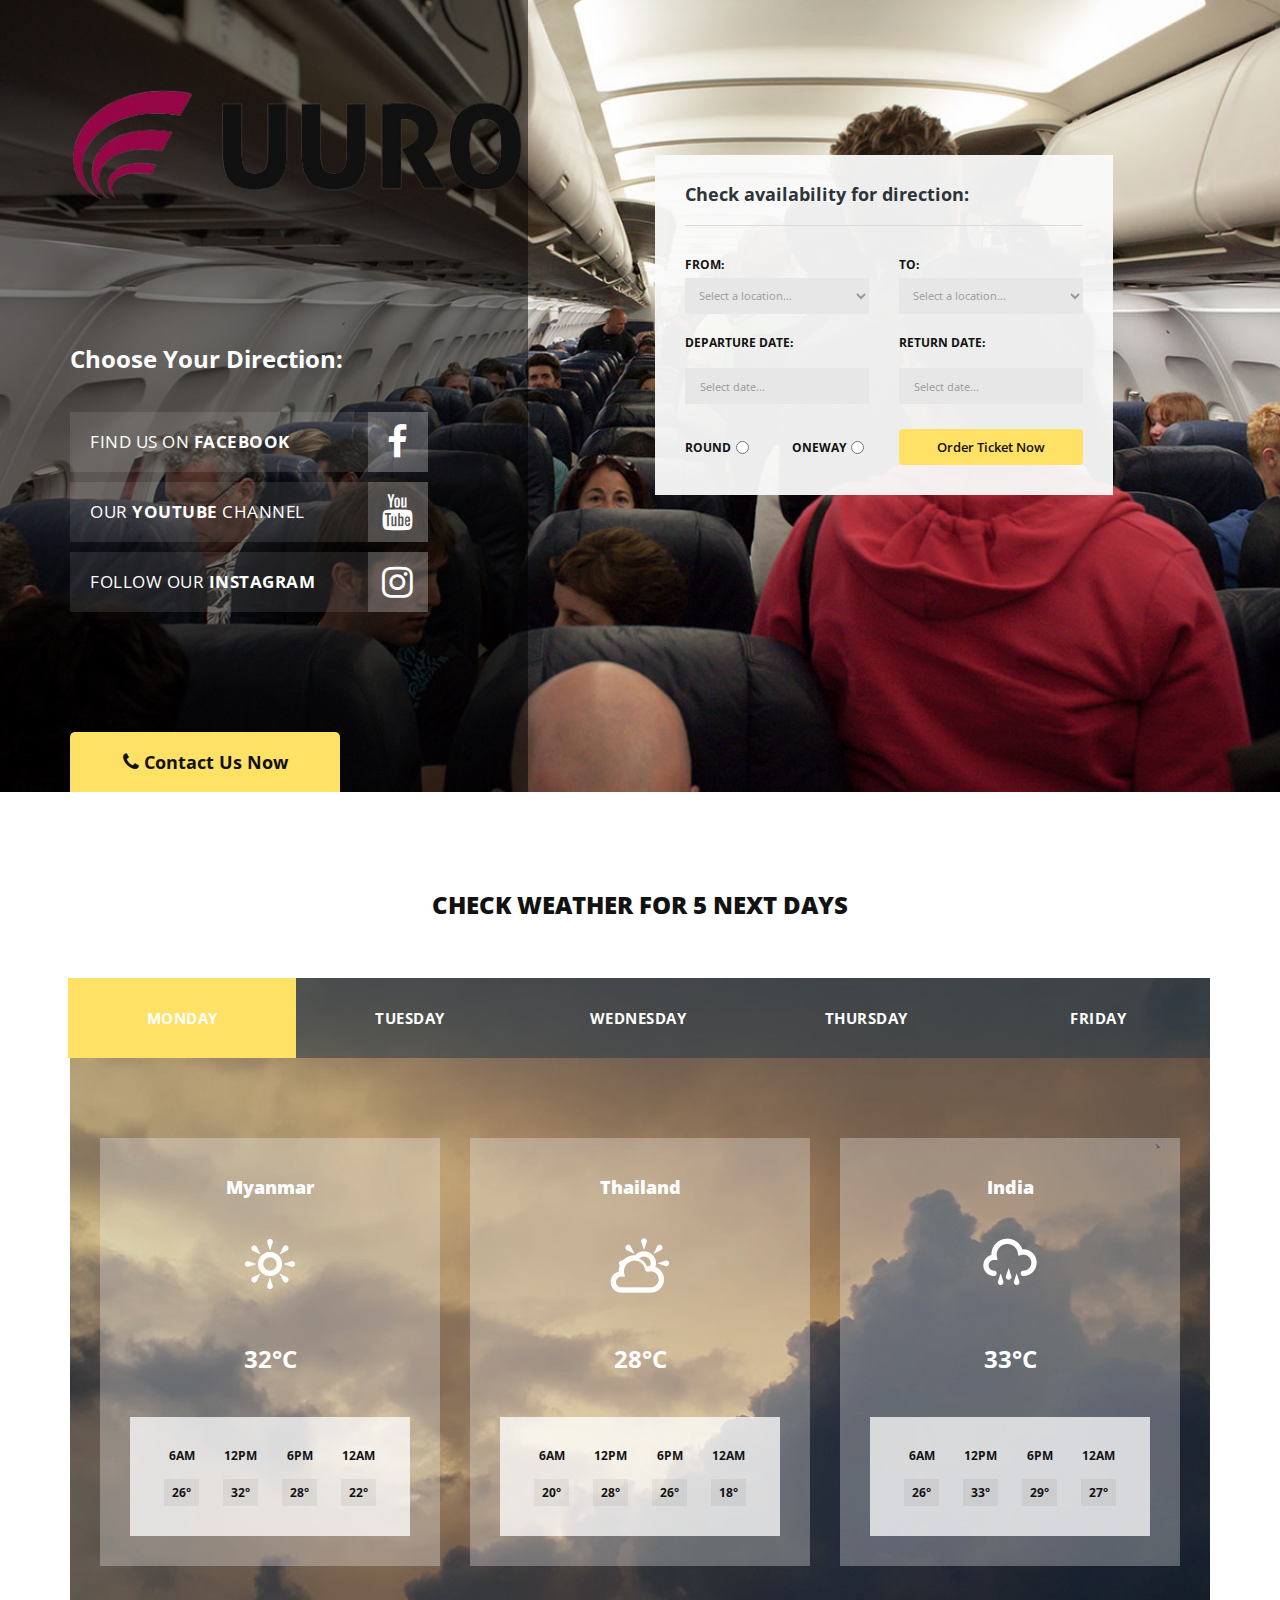
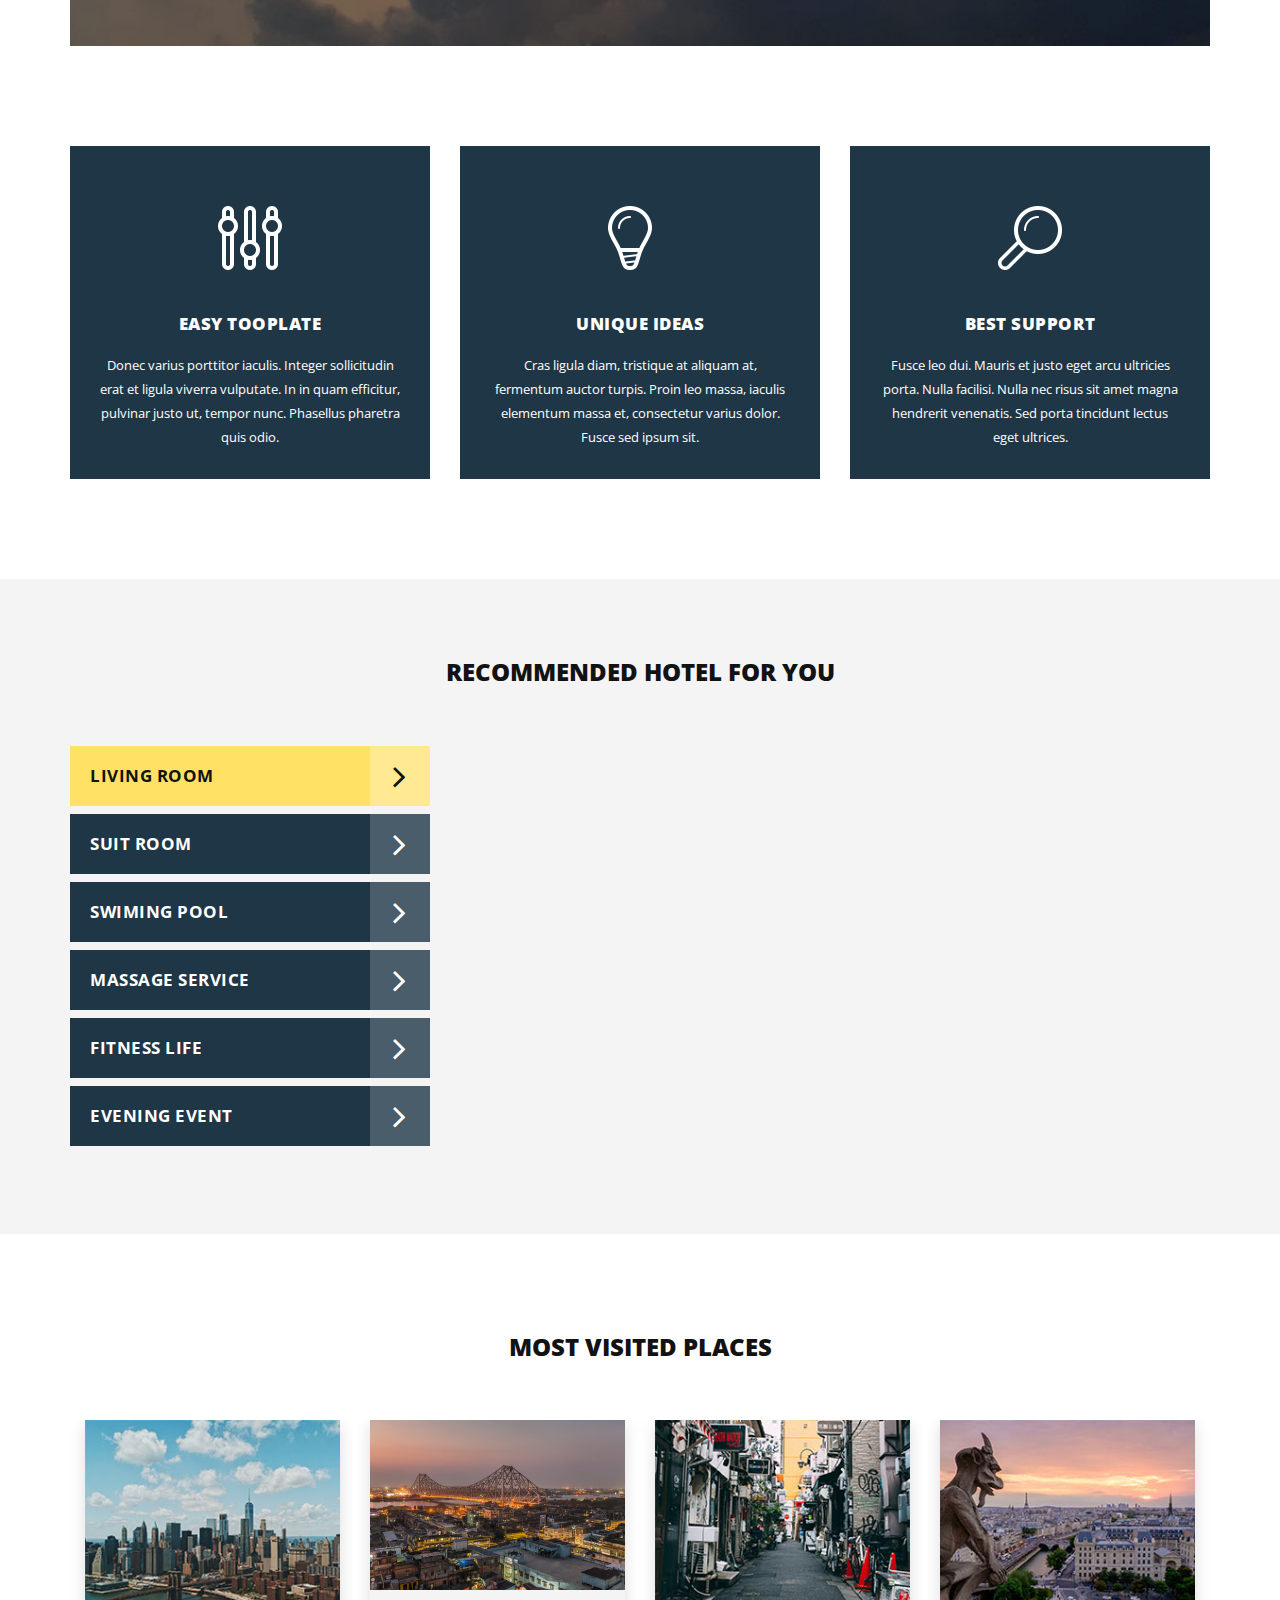
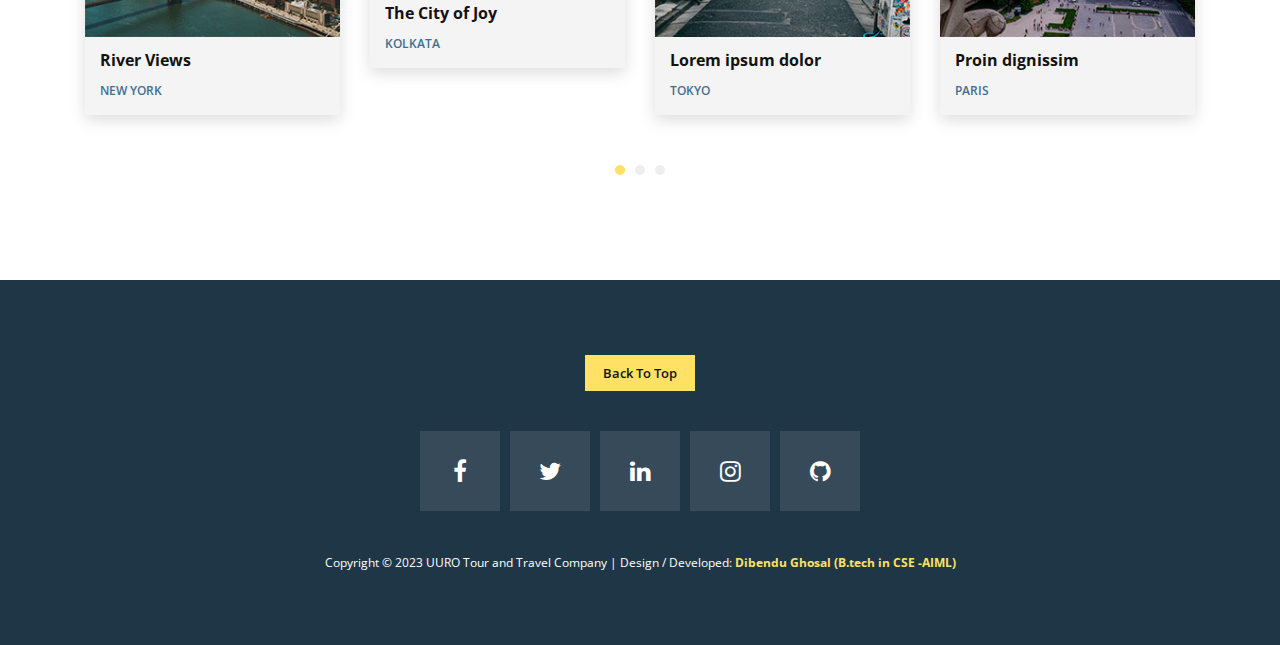
<file: UURO/index.html>
<!DOCTYPE html>
<html>
    <head>
        <meta charset="utf-8">
        <meta http-equiv="X-UA-Compatible" content="IE=edge,chrome=1">

    	<title>UURO - Travel and Tour</title>
    
        <meta name="description" content="">
        <meta name="viewport" content="width=device-width, initial-scale=1">
        <link rel="apple-touch-icon" href="apple-touch-icon.png">

        <link rel="stylesheet" href="css/bootstrap.min.css">
        <link rel="stylesheet" href="css/bootstrap-theme.min.css">
        <link rel="stylesheet" href="css/fontAwesome.css">
        <link rel="stylesheet" href="css/hero-slider.css">
        <link rel="stylesheet" href="css/owl-carousel.css">
        <link rel="stylesheet" href="css/datepicker.css">
        <link rel="stylesheet" href="css/tooplate-style.css">

        <link href="https://fonts.googleapis.com/css?family=Open+Sans:300,400,600,700,800" rel="stylesheet">

        <script src="js/vendor/modernizr-2.8.3-respond-1.4.2.min.js"></script>
    </head>

<body>

    
    <section class="banner" id="top">
        <div class="container">
            <div class="row">
                <div class="col-md-5">
                    <div class="left-side">
                        <div class="logo">
                            <img src="img/uuro1.png" alt="Flight Template">
                        </div>
                        <div class="tabs-content">
                            <h4>Choose Your Direction:</h4>
                            <ul class="social-links">
                                <li><a href="https://www.facebook.com/dibyendughosal.official">Find us on <em>Facebook</em><i class="fa fa-facebook"></i></a></li>
                                <li><a href="https://www.youtube.com/channel/UCoCm8K3TMv6zsrZB-L5WElA">Our <em>YouTube</em> Channel<i class="fa fa-youtube"></i></a></li>
                                <li><a href="https://www.instagram.com/http.dib_">Follow our <em>instagram</em><i class="fa fa-instagram"></i></a></li>
                            </ul>
                        </div>
                        <div class="page-direction-button">
                            <a href="contact.html"><i class="fa fa-phone"></i>Contact Us Now</a>
                        </div>
                    </div>
                </div>
                <div class="col-md-5 col-md-offset-1">
                    <section id="first-tab-group" class="tabgroup">
                        <div id="tab1">
                            <div class="submit-form">
                                <h4>Check availability for <em>direction</em>:</h4>
                                <form id="form-submit" action="" method="get">
                                    <div class="row">
                                        <div class="col-md-6">
                                            <fieldset>
                                                <label for="from">From:</label>
                                                <select required name='from' onchange='this.form.()'>
                                                    <option value="">Select a location...</option>
                                                    <option value="Cambodia">Cambodia</option>
                                                    <option value="Hong Kong">Hong Kong</option>
                                                    <option value="India">India</option>
                                                    <option value="Japan">Japan</option>
                                                    <option value="Korea">Korea</option>
                                                    <option value="Laos">Laos</option>
                                                    <option value="Myanmar">Myanmar</option>
                                                    <option value="Singapore">Singapore</option>
                                                    <option value="Thailand">Thailand</option>
                                                    <option value="Vietnam">Vietnam</option>
                                                </select>
                                            </fieldset>
                                        </div>
                                        <div class="col-md-6">
                                            <fieldset>
                                                <label for="to">To:</label>
                                                <select required name='to' onchange='this.form.()'>
                                                    <option value="">Select a location...</option>
                                                    <option value="Cambodia">Cambodia</option>
                                                    <option value="Hong Kong">Hong Kong</option>
                                                    <option value="India">India</option>
                                                    <option value="Japan">Japan</option>
                                                    <option value="Korea">Korea</option>
                                                    <option value="Laos">Laos</option>
                                                    <option value="Myanmar">Myanmar</option>
                                                    <option value="Singapore">Singapore</option>
                                                    <option value="Thailand">Thailand</option>
                                                    <option value="Vietnam">Vietnam</option>
                                                </select>
                                            </fieldset>
                                        </div>
                                        <div class="col-md-6">
                                            <fieldset>
                                                <label for="departure">Departure date:</label>
                                                <input name="deparure" type="text" class="form-control date" id="deparure" placeholder="Select date..." required="" onchange='this.form.()'>
                                            </fieldset>
                                        </div>
                                        <div class="col-md-6">
                                            <fieldset>
                                                <label for="return">Return date:</label>
                                                <input name="return" type="text" class="form-control date" id="return" placeholder="Select date..." required="" onchange='this.form.()'>
                                            </fieldset>
                                        </div>
                                        <div class="col-md-6">
                                            <div class="radio-select">
                                                <div class="row">
                                                    <div class="col-md-6 col-sm-6 col-xs-6">
                                                        <label for="round">Round</label>
                                                        <input type="radio" name="trip" id="round" value="round" required="required"onchange='this.form.()'>
                                                    </div>
                                                    <div class="col-md-6 col-sm-6 col-xs-6">
                                                        <label for="oneway">Oneway</label>
                                                        <input type="radio" name="trip" id="oneway" value="one-way" required="required"onchange='this.form.()'>
                                                    </div>
                                                </div>
                                            </div>
                                        </div>
                                        <div class="col-md-6">
                                            <fieldset>
                                                <button type="submit" id="form-submit" class="btn">Order Ticket Now</button>
                                            </fieldset>
                                        </div>
                                    </div>
                                </form>
                            </div>
                        </div>
                    </section>
                </div>
            </div>
        </div>
    </section>



    <div class="tabs-content" id="weather">
        <div class="container">
            <div class="row">
                <div class="col-md-12">
                    <div class="section-heading">
                        <h2>Check Weather For 5 NEXT Days</h2>
                    </div>
                </div>
                <div class="wrapper">
                    <div class="col-md-12">
                        <div class="weather-content">
                            <div class="row">
                                <div class="col-md-12">
                                    <ul class="tabs clearfix" data-tabgroup="second-tab-group">
                                        <li><a href="#monday" class="active">Monday</a></li>
                                        <li><a href="#tuesday">Tuesday</a></li>
                                        <li><a href="#wednesday">Wednesday</a></li>
                                        <li><a href="#thursday">Thursday</a></li>
                                        <li><a href="#friday">Friday</a></li>
                                    </ul>    
                                </div>
                                <div class="col-md-12">
                                    <section id="second-tab-group" class="weathergroup">
                                        <div id="monday">
                                            <div class="row">
                                                <div class="col-md-4">
                                                    <div class="weather-item">
                                                        <h6>Myanmar</h6>
                                                        <div class="weather-icon">
                                                            <img src="img/weather-icon-03.png" alt="">
                                                        </div>
                                                        <span>32&deg;C</span>
                                                        <ul class="time-weather">
                                                            <li>6AM <span>26&deg;</span></li>
                                                            <li>12PM <span>32&deg;</span></li>
                                                            <li>6PM <span>28&deg;</span></li>
                                                            <li>12AM <span>22&deg;</span></li>
                                                        </ul>
                                                    </div>
                                                </div>
                                                <div class="col-md-4">
                                                    <div class="weather-item">
                                                        <h6>Thailand</h6>
                                                        <div class="weather-icon">
                                                            <img src="img/weather-icon-02.png" alt="">
                                                        </div>
                                                        <span>28&deg;C</span>
                                                        <ul class="time-weather">
                                                            <li>6AM <span>20&deg;</span></li>
                                                            <li>12PM <span>28&deg;</span></li>
                                                            <li>6PM <span>26&deg;</span></li>
                                                            <li>12AM <span>18&deg;</span></li>
                                                        </ul>
                                                    </div>
                                                </div>
                                                <div class="col-md-4">
                                                    <div class="weather-item">
                                                        <h6>India</h6>
                                                        <div class="weather-icon">
                                                            <img src="img/weather-icon-01.png" alt="">
                                                        </div>
                                                        <span>33&deg;C</span>
                                                        <ul class="time-weather">
                                                            <li>6AM <span>26&deg;</span></li>
                                                            <li>12PM <span>33&deg;</span></li>
                                                            <li>6PM <span>29&deg;</span></li>
                                                            <li>12AM <span>27&deg;</span></li>
                                                        </ul>
                                                    </div>
                                                </div>
                                            </div>
                                        </div>
                                        <div id="tuesday">
                                            <div class="row">
                                                <div class="col-md-4">
                                                    <div class="weather-item">
                                                        <h6>Myanmar</h6>
                                                        <div class="weather-icon">
                                                            <img src="img/weather-icon-02.png" alt="">
                                                        </div>
                                                        <span>28&deg;C</span>
                                                        <ul class="time-weather">
                                                            <li>6AM <span>18&deg;</span></li>
                                                            <li>12PM <span>27&deg;</span></li>
                                                            <li>6PM <span>25&deg;</span></li>
                                                            <li>12AM <span>17&deg;</span></li>
                                                        </ul>
                                                    </div>
                                                </div>
                                                <div class="col-md-4">
                                                    <div class="weather-item">
                                                        <h6>Thailand</h6>
                                                        <div class="weather-icon">
                                                            <img src="img/weather-icon-03.png" alt="">
                                                        </div>
                                                        <span>31&deg;C</span>
                                                        <ul class="time-weather">
                                                            <li>6AM <span>19&deg;</span></li>
                                                            <li>12PM <span>28&deg;</span></li>
                                                            <li>6PM <span>22&deg;</span></li>
                                                            <li>12AM <span>18&deg;</span></li>
                                                        </ul>
                                                    </div>
                                                </div>
                                                <div class="col-md-4">
                                                    <div class="weather-item">
                                                        <h6>India</h6>
                                                        <div class="weather-icon">
                                                            <img src="img/weather-icon-01.png" alt="">
                                                        </div>
                                                        <span>26&deg;C</span>
                                                        <ul class="time-weather">
                                                            <li>6AM <span>19&deg;</span></li>
                                                            <li>12PM <span>26&deg;</span></li>
                                                            <li>6PM <span>22&deg;</span></li>
                                                            <li>12AM <span>20&deg;</span></li>
                                                        </ul>
                                                    </div>
                                                </div>
                                            </div>
                                        </div>
                                        <div id="wednesday">
                                            <div class="row">
                                                <div class="col-md-4">
                                                    <div class="weather-item">
                                                        <h6>Myanmar</h6>
                                                        <div class="weather-icon">
                                                            <img src="img/weather-icon-03.png" alt="">
                                                        </div>
                                                        <span>31&deg;C</span>
                                                        <ul class="time-weather">
                                                            <li>6AM <span>19&deg;</span></li>
                                                            <li>12PM <span>28&deg;</span></li>
                                                            <li>6PM <span>22&deg;</span></li>
                                                            <li>12AM <span>18&deg;</span></li>
                                                        </ul>
                                                    </div>
                                                </div>
                                                <div class="col-md-4">
                                                    <div class="weather-item">
                                                        <h6>Thailand</h6>
                                                        <div class="weather-icon">
                                                            <img src="img/weather-icon-01.png" alt="">
                                                        </div>
                                                        <span>34&deg;C</span>
                                                        <ul class="time-weather">
                                                            <li>6AM <span>28&deg;</span></li>
                                                            <li>12PM <span>34&deg;</span></li>
                                                            <li>6PM <span>30&deg;</span></li>
                                                            <li>12AM <span>29&deg;</span></li>
                                                        </ul>
                                                    </div>
                                                </div>
                                                <div class="col-md-4">
                                                    <div class="weather-item">
                                                        <h6>India</h6>
                                                        <div class="weather-icon">
                                                            <img src="img/weather-icon-02.png" alt="">
                                                        </div>
                                                        <span>28&deg;C</span>
                                                        <ul class="time-weather">
                                                            <li>6AM <span>18&deg;</span></li>
                                                            <li>12PM <span>27&deg;</span></li>
                                                            <li>6PM <span>25&deg;</span></li>
                                                            <li>12AM <span>17&deg;</span></li>
                                                        </ul>
                                                    </div>
                                                </div>
                                            </div>
                                        </div>
                                        <div id="thursday">
                                            <div class="row">
                                                <div class="col-md-4">
                                                    <div class="weather-item">
                                                        <h6>Myanmar</h6>
                                                        <div class="weather-icon">
                                                            <img src="img/weather-icon-01.png" alt="">
                                                        </div>
                                                        <span>27&deg;C</span>
                                                        <ul class="time-weather">
                                                            <li>6AM <span>21&deg;</span></li>
                                                            <li>12PM <span>27&deg;</span></li>
                                                            <li>6PM <span>22&deg;</span></li>
                                                            <li>12AM <span>18&deg;</span></li>
                                                        </ul>
                                                    </div>
                                                </div>
                                                <div class="col-md-4">
                                                    <div class="weather-item">
                                                        <h6>Thailand</h6>
                                                        <div class="weather-icon">
                                                            <img src="img/weather-icon-02.png" alt="">
                                                        </div>
                                                        <span>28&deg;C</span>
                                                        <ul class="time-weather">
                                                            <li>6AM <span>18&deg;</span></li>
                                                            <li>12PM <span>27&deg;</span></li>
                                                            <li>6PM <span>25&deg;</span></li>
                                                            <li>12AM <span>17&deg;</span></li>
                                                        </ul>
                                                    </div>
                                                </div>
                                                <div class="col-md-4">
                                                    <div class="weather-item">
                                                        <h6>India</h6>
                                                        <div class="weather-icon">
                                                            <img src="img/weather-icon-03.png" alt="">
                                                        </div>
                                                        <span>31&deg;C</span>
                                                        <ul class="time-weather">
                                                            <li>6AM <span>19&deg;</span></li>
                                                            <li>12PM <span>28&deg;</span></li>
                                                            <li>6PM <span>22&deg;</span></li>
                                                            <li>12AM <span>18&deg;</span></li>
                                                        </ul>
                                                    </div>
                                                </div>
                                            </div>
                                        </div>
                                        <div id="friday">
                                            <div class="row">
                                                <div class="col-md-4">
                                                    <div class="weather-item">
                                                        <h6>Myanmar</h6>
                                                        <div class="weather-icon">
                                                            <img src="img/weather-icon-03.png" alt="">
                                                        </div>
                                                        <span>33&deg;C</span>
                                                        <ul class="time-weather">
                                                            <li>6AM <span>28&deg;</span></li>
                                                            <li>12PM <span>33&deg;</span></li>
                                                            <li>6PM <span>29&deg;</span></li>
                                                            <li>12AM <span>27&deg;</span></li>
                                                        </ul>
                                                    </div>
                                                </div>
                                                <div class="col-md-4">
                                                    <div class="weather-item">
                                                        <h6>Thailand</h6>
                                                        <div class="weather-icon">
                                                            <img src="img/weather-icon-02.png" alt="">
                                                        </div>
                                                        <span>31&deg;C</span>
                                                        <ul class="time-weather">
                                                            <li>6AM <span>24&deg;</span></li>
                                                            <li>12PM <span>31&deg;</span></li>
                                                            <li>6PM <span>26&deg;</span></li>
                                                            <li>12AM <span>23&deg;</span></li>
                                                        </ul>
                                                    </div>
                                                </div>
                                                <div class="col-md-4">
                                                    <div class="weather-item">
                                                        <h6>India</h6>
                                                        <div class="weather-icon">
                                                            <img src="img/weather-icon-01.png" alt="">
                                                        </div>
                                                        <span>28&deg;C</span>
                                                        <ul class="time-weather">
                                                            <li>6AM <span>24&deg;</span></li>
                                                            <li>12PM <span>28&deg;</span></li>
                                                            <li>6PM <span>26&deg;</span></li>
                                                            <li>12AM <span>22&deg;</span></li>
                                                        </ul>
                                                    </div>
                                                </div>
                                            </div>
                                        </div>
                                    </section>
                                </div>
                            </div>
                        </div>
                    </div>
                </div>
            </div>
        </div>
    </div>


    <section class="services">
        <div class="container">
            <div class="row">
                <div class="col-md-4">
                    <div class="service-item first-service">
                        <div class="service-icon"></div>
                        <h4>Easy Tooplate</h4>
                        <p>Donec varius porttitor iaculis. Integer sollicitudin erat et ligula viverra vulputate. In in quam efficitur, pulvinar justo ut, tempor nunc. Phasellus pharetra quis odio.</p>
                        </a>
                    </div>
                </div>
                <div class="col-md-4">
                    <div class="service-item second-service">
                        <div class="service-icon"></div>
                        <h4>Unique Ideas</h4>
                        <p>Cras ligula diam, tristique at aliquam at, fermentum auctor turpis. Proin leo massa, iaculis elementum massa et, consectetur varius dolor. Fusce sed ipsum sit.</p>
                        </a>
                    </div>
                </div>
                <div class="col-md-4">
                    <div class="service-item third-service">
                        <div class="service-icon"></div>
                        <h4>Best Support</h4>
                        <p>Fusce leo dui. Mauris et justo eget arcu ultricies porta. Nulla facilisi. Nulla nec risus sit amet magna hendrerit venenatis. Sed porta tincidunt lectus eget ultrices.</p>
                        </a>
                    </div>
                </div>
            </div>
        </div>
    </section>


    
    <div class="tabs-content" id="recommended-hotel">
        <div class="container">
            <div class="row">
                <div class="col-md-12">
                    <div class="section-heading">
                        <h2>Recommended Hotel For You</h2>
                    </div>
                </div>
                <div class="wrapper">
                    <div class="col-md-4">
                            <ul class="tabs clearfix" data-tabgroup="third-tab-group">
                                <li><a href="#livingroom" class="active">Living Room <i class="fa fa-angle-right"></i></a></li>
                                <li><a href="#suitroom">Suit Room <i class="fa fa-angle-right"></i></a></li>
                                <li><a href="#swimingpool">Swiming Pool <i class="fa fa-angle-right"></i></a></li>
                                <li><a href="#massage">Massage Service <i class="fa fa-angle-right"></i></a></li>
                                <li><a href="#fitness">Fitness Life <i class="fa fa-angle-right"></i></a></li>
                                <li><a href="#event">Evening Event <i class="fa fa-angle-right"></i></a></li>
                            </ul>
                        </div>
                    </div>
                    <div class="col-md-8">
                        <section id="third-tab-group" class="recommendedgroup">
                            <div id="livingroom">
                                <div class="text-content">
                                    <iframe width="100%" height="400px" src="https://youtu.be/uQMRDGma6y0?si=2HnrumbmyFVZYGFE">
                                    </iframe>
                                </div>
                            </div>
                            <div id="suitroom">
                                <div class="row">
                                    <div class="col-md-12">
                                        <div id="owl-suiteroom" class="owl-carousel owl-theme">
                                            <div class="item">
                                                <div class="suiteroom-item">
                                                    <img src="img/suite-02.jpg" alt="">
                                                    <div class="text-content">
                                                        <h4>Clean And Relaxing Room</h4>
                                                        <span>Aurora Resort</span>
                                                    </div>
                                                </div>
                                            </div>
                                            <div class="item">
                                                <div class="suiteroom-item">
                                                    <img src="img/suite-01.jpg" alt="">
                                                    <div class="text-content">
                                                        <h4>Special Suite Room TV</h4>
                                                        <span>Khao Yai Hotel</span>
                                                    </div>
                                                </div>
                                            </div>
                                            <div class="item">
                                                <div class="suiteroom-item">
                                                    <img src="img/suite-03.jpg" alt="">
                                                    <div class="text-content">
                                                        <h4>The Best Sitting</h4>
                                                        <span>Hotel Grand</span>
                                                    </div>
                                                </div>
                                            </div>
                                        </div>
                                    </div>
                                </div>
                            </div>
                            <div id="swimingpool">
                                <img src="img/swiming-pool.jpg" alt="">
                                <div class="row">
                                    <div class="col-md-12">
                                        <div class="text-content">
                                            <h4>Lovely View Swiming Pool For Special Guests</h4>
                                            <span>Victoria Resort and Spa</span>
                                        </div>
                                    </div>
                                </div>
                            </div>
                            <div id="massage">
                                <img src="img/massage-service.jpg" alt="">
                                <div class="row">
                                    <div class="col-md-12">
                                        <div class="text-content">
                                            <h4>Perfect Place For Relaxation</h4>
                                            <span>Napali Beach</span>
                                        </div>
                                    </div>
                                </div>
                            </div>
                            <div id="fitness">
                                <img src="img/fitness-service.jpg" alt="">
                                <div class="row">
                                    <div class="col-md-12">
                                        <div class="text-content">
                                            <h4>Insane Street Workout</h4>
                                            <span>Hua Hin Beach</span>
                                        </div>
                                    </div>
                                </div>
                            </div>
                            <div id="event">
                                <img src="img/evening-event.jpg" alt="">
                                <div class="row">
                                    <div class="col-md-12">
                                        <div class="text-content">
                                            <h4>Finest Winery Night</h4>
                                            <span>Queen Restaurant</span>
                                        </div>
                                    </div>
                                </div>
                            </div>
                        </section>
                    </div>
                </div>
            </div>
        </div>
    </div>




    <section id="most-visited">
        <div class="container">
            <div class="row">
                <div class="col-md-12">
                    <div class="section-heading">
                        <h2>Most Visited Places</h2>
                    </div>
                </div>
                <div class="col-md-12">
                    <div id="owl-mostvisited" class="owl-carousel owl-theme">
                        <div class="item col-md-12">
                            <div class="visited-item">
                                <img src="img/place-01.jpg" alt="">
                                <div class="text-content">
                                    <h4>River Views</h4>
                                    <span>New York</span>
                                </div>
                            </div>
                        </div>

                        <div class="item col-md-12">
                            <div class="visited-item">
                                <img src="img/kolkata.jpg" alt="">
                                <div class="text-content">
                                    <h4>The City of Joy</h4>
                                    <span>Kolkata</span>
                                </div>
                            </div>
                        </div>

                        <div class="item col-md-12">
                            <div class="visited-item">
                                <img src="img/place-02.jpg" alt="">
                                <div class="text-content">
                                    <h4>Lorem ipsum dolor</h4>
                                    <span>Tokyo</span>
                                </div>
                            </div>
                        </div>
                        <div class="item col-md-12">
                            <div class="visited-item">
                                <img src="img/place-03.jpg" alt="">
                                <div class="text-content">
                                    <h4>Proin dignissim</h4>
                                    <span>Paris</span>
                                </div>
                            </div>
                        </div>
                        <div class="item col-md-12">
                            <div class="visited-item">
                                <img src="img/place-04.jpg" alt="">
                                <div class="text-content">
                                    <h4>Fusce sed ipsum</h4>
                                    <span>Hollywood</span>
                                </div>
                            </div>
                        </div>
                        <div class="item col-md-12">
                            <div class="visited-item">
                                <img src="img/place-02.jpg" alt="">
                                <div class="text-content">
                                    <h4>Vivamus egestas</h4>
                                    <span>Tokyo</span>
                                </div>
                            </div>
                        </div>
                        <div class="item col-md-12">
                            <div class="visited-item">
                                <img src="img/place-01.jpg" alt="">
                                <div class="text-content">
                                    <h4>Aliquam elit metus</h4>
                                    <span>New York</span>
                                </div>
                            </div>
                        </div>
                        <div class="item col-md-12">
                            <div class="visited-item">
                                <img src="img/place-03.jpg" alt="">
                                <div class="text-content">
                                    <h4>Phasellus pharetra</h4>
                                    <span>Paris</span>
                                </div>
                            </div>
                        </div>
                        <div class="item col-md-12">
                            <div class="visited-item">
                                <img src="img/place-04.jpg" alt="">
                                <div class="text-content">
                                    <h4>In in quam efficitur</h4>
                                    <span>Hollywood</span>
                                </div>
                            </div>
                        </div>
                        <div class="item col-md-12">
                            <div class="visited-item">
                                <img src="img/place-01.jpg" alt="">
                                <div class="text-content">
                                    <h4>Sed faucibus odio</h4>
                                    <span>NEW YORK</span>
                                </div>
                            </div>
                        </div>
                        <div class="item col-md-12">
                            <div class="visited-item">
                                <img src="img/place-02.jpg" alt="">
                                <div class="text-content">
                                    <h4>Donec varius porttitor</h4>
                                    <span>Tokyo</span>
                                </div>
                            </div>
                        </div>
                    </div>
                </div>
            </div>
        </div>
    </section>



    <footer>
        <div class="container">
            <div class="row">
                <div class="col-md-12">
                    <div class="primary-button">
                        <a href="#" class="scroll-top">Back To Top</a>
                    </div>
                </div>
                <div class="col-md-12">
                    <ul class="social-icons">
                        <li><a href="https://www.facebook.com/dibyendughosal.official"><i class="fa fa-facebook"></i></a></li>
                        <li><a href="https://twitter.com/dibyendughosal6"><i class="fa fa-twitter"></i></a></li>
                        <li><a href="https://www.linkedin.com/in/dibendughosal/"><i class="fa fa-linkedin"></i></a></li>
                        <li><a href="https://www.instagram.com/http.dib_/"><i class="fa fa-instagram"></i></a></li>
                        <li><a href="https://github.com/dibendughosal"><i class="fa fa-github"></i></a></li>
                    </ul>
                </div>
                <div class="col-md-12">
                    <p>Copyright &copy; 2023 UURO Tour and Travel Company
                
                | Design / Developed: <a href="https://dibendughosal.github.io/dibendu-portfolio/" target="_parent"><em>Dibendu Ghosal (B.tech in CSE -AIML)</em></a></p>
                </div>
            </div>
        </div>
    </footer>


    


    <script src="//ajax.googleapis.com/ajax/libs/jquery/1.11.2/jquery.min.js"></script>
    <script>window.jQuery || document.write('<script src="js/vendor/jquery-1.11.2.min.js"><\/script>')</script>

    <script src="js/vendor/bootstrap.min.js"></script>
    
    <script src="js/datepicker.js"></script>
    <script src="js/plugins.js"></script>
    <script src="js/main.js"></script>

    <script src="http://ajax.googleapis.com/ajax/libs/jquery/1.10.2/jquery.min.js" type="text/javascript"></script>
    <script type="text/javascript">
    $(document).ready(function() {

        

        // navigation click actions 
        $('.scroll-link').on('click', function(event){
            event.preventDefault();
            var sectionID = $(this).attr("data-id");
            scrollToID('#' + sectionID, 750);
        });
        // scroll to top action
        $('.scroll-top').on('click', function(event) {
            event.preventDefault();
            $('html, body').animate({scrollTop:0}, 'slow');         
        });
        // mobile nav toggle
        $('#nav-toggle').on('click', function (event) {
            event.preventDefault();
            $('#main-nav').toggleClass("open");
        });
    });
    // scroll function
    function scrollToID(id, speed){
        var offSet = 0;
        var targetOffset = $(id).offset().top - offSet;
        var mainNav = $('#main-nav');
        $('html,body').animate({scrollTop:targetOffset}, speed);
        if (mainNav.hasClass("open")) {
            mainNav.css("height", "1px").removeClass("in").addClass("collapse");
            mainNav.removeClass("open");
        }
    }
    if (typeof console === "undefined") {
        console = {
            log: function() { }
        };
    }
    </script>
</body>
</html>
</file>
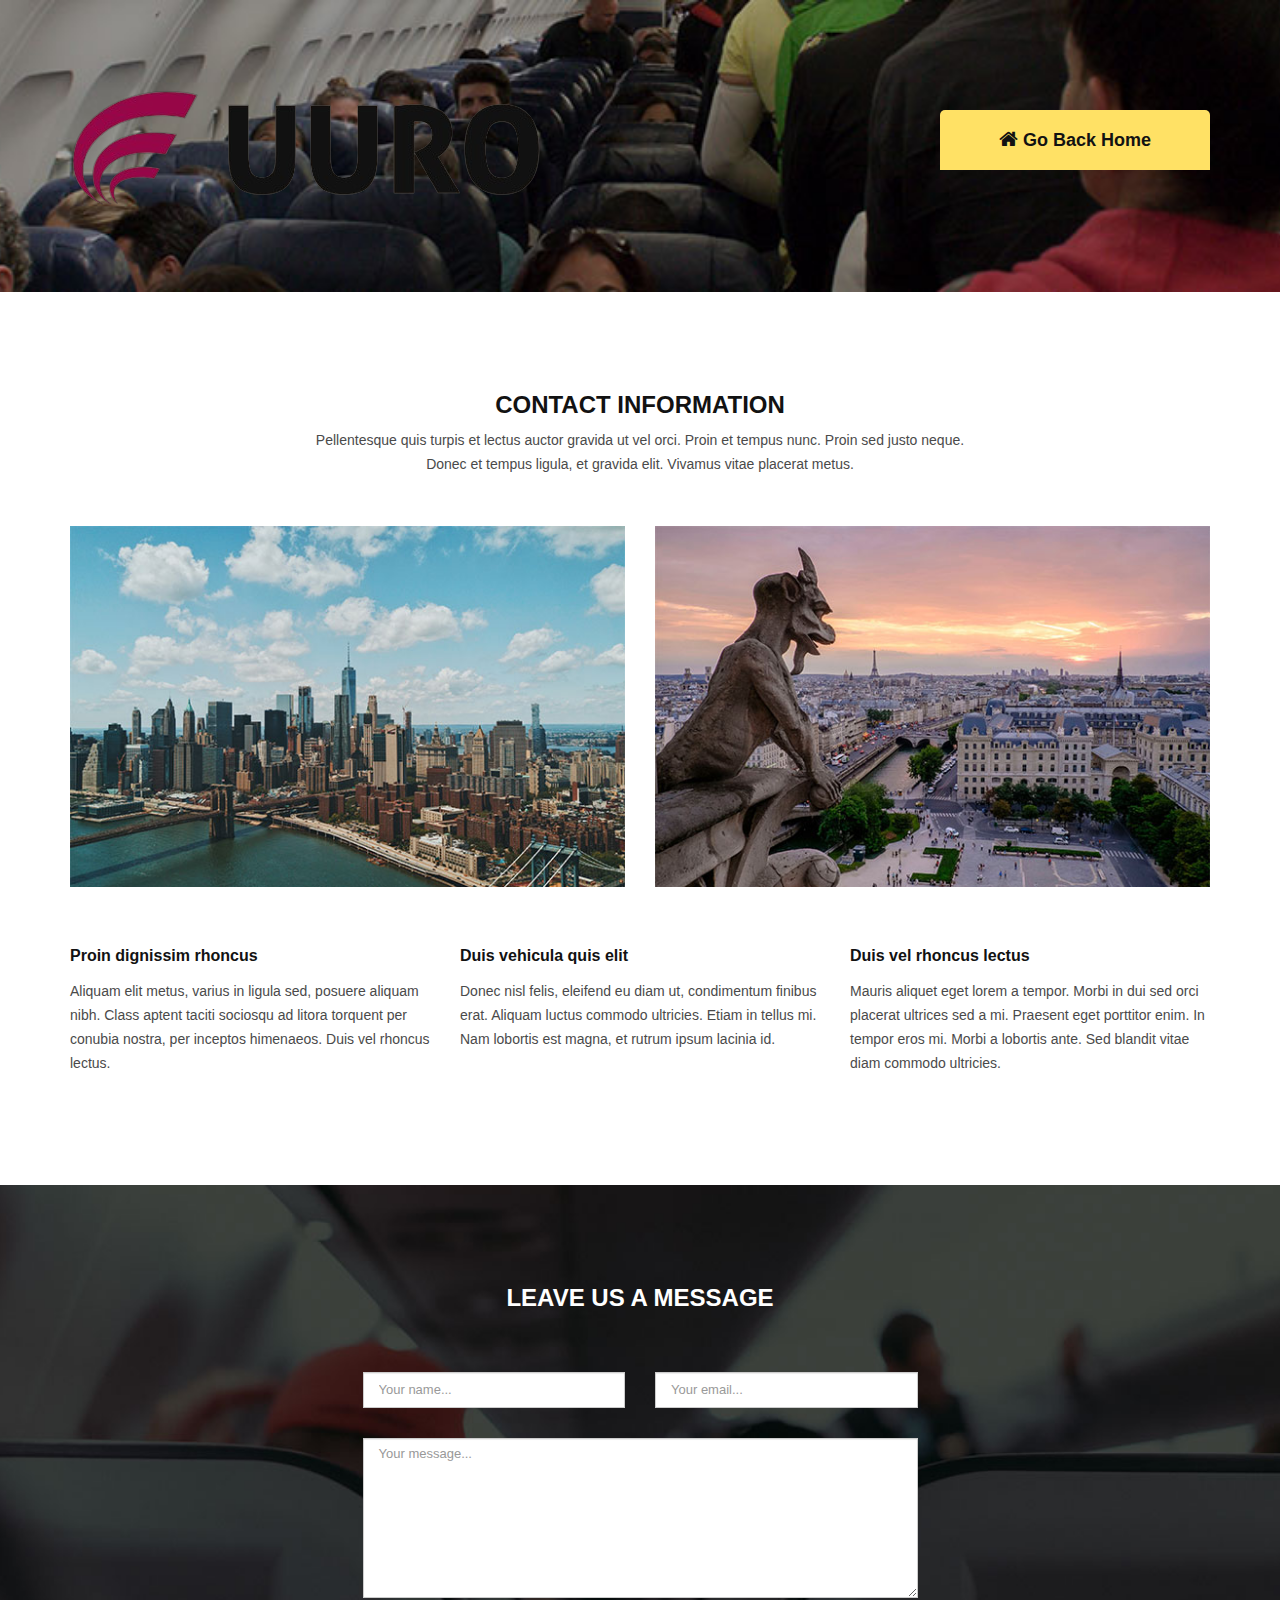
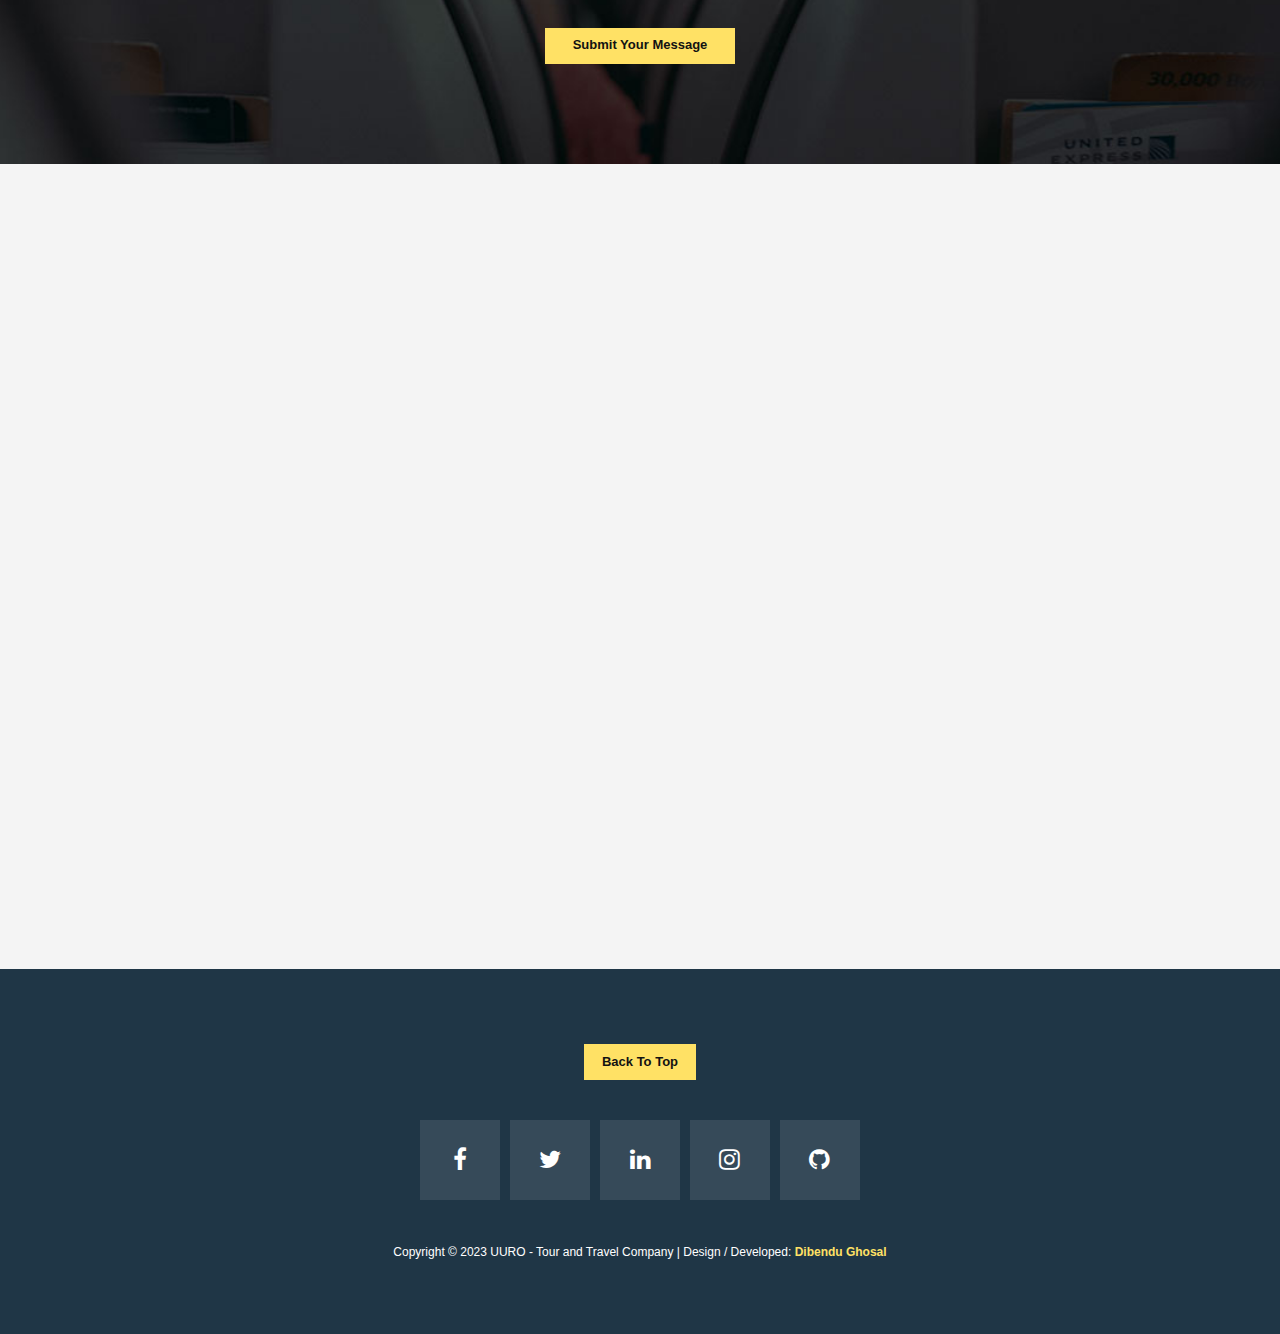
<file: UURO/contact.html>
<!DOCTYPE html>
<html>
    <head>
        <meta charset="utf-8">
        <meta http-equiv="X-UA-Compatible" content="IE=edge,chrome=1">

    	<title>UURO - Contact Page</title>
        <meta name="description" content="">
        <meta name="viewport" content="width=device-width, initial-scale=1">
        <link rel="apple-touch-icon" href="apple-touch-icon.png">

        <link rel="stylesheet" href="css/bootstrap.min.css">
        <link rel="stylesheet" href="css/bootstrap-theme.min.css">
        <link rel="stylesheet" href="css/fontAwesome.css">
        <link rel="stylesheet" href="css/hero-slider.css">
        <link rel="stylesheet" href="css/owl-carousel.css">
        <link rel="stylesheet" href="css/tooplate-style.css">

        <link href="https://fonts.googleapis.com/css?family=Spectral:200,200i,300,300i,400,400i,500,500i,600,600i,700,700i,800,800i" rel="stylesheet">
        <link href="https://fonts.googleapis.com/css?family=Roboto:100,300,400,500,700,900" rel="stylesheet">

        <script src="js/vendor/modernizr-2.8.3-respond-1.4.2.min.js"></script>
    </head>

<body>


    <section class="page-heading" id="top">
        <div class="container">
            <div class="row">
                <div class="col-md-6">
                    <div class="logo">
                        <img src="img/uuro1.png" alt="">
                    </div>
                </div>
                <div class="col-md-6">
                    <div class="page-direction-button">
                        <a href="index.html"><i class="fa fa-home"></i>Go Back Home</a>
                    </div>
                </div>
            </div>
        </div>
    </section>



    <section class="contact-us">
        <div class="container">
            <div class="row">
                <div class="col-md-12">
                    <div class="section-heading">
                        <h2>Contact Information</h2>
                        <p> Pellentesque quis turpis et lectus auctor gravida ut vel orci. Proin et tempus nunc. Proin sed justo neque. Donec et tempus ligula, et gravida elit. Vivamus vitae placerat metus.</p>
                    </div>
                </div>
                <div class="col-md-6">
                    <img src="img/contact-01.jpg" alt="">
                </div>
                <div class="col-md-6">
                    <img src="img/contact-02.jpg" alt="">
                </div>
                <div class="col-md-4">
                    <h6>Proin dignissim rhoncus</h6>
                    <p>Aliquam elit metus, varius in ligula sed, posuere aliquam nibh. Class aptent taciti sociosqu ad litora torquent per conubia nostra, per inceptos himenaeos. Duis vel rhoncus lectus.</p>
                </div>
                <div class="col-md-4">
                    <h6>Duis vehicula quis elit</h6>
                    <p>Donec nisl felis, eleifend eu diam ut, condimentum finibus erat. Aliquam luctus commodo ultricies. Etiam in tellus mi. Nam lobortis est magna, et rutrum ipsum lacinia id.</p>
                </div>
                <div class="col-md-4">
                    <h6>Duis vel rhoncus lectus</h6>
                    <p>Mauris aliquet eget lorem a tempor. Morbi in dui sed orci placerat ultrices sed a mi. Praesent eget porttitor enim. In tempor eros mi. Morbi a lobortis ante. Sed blandit vitae diam commodo ultricies.</p>
                </div>
            </div>
        </div>
    </section>



    <section class="contact-form">
        <div class="container">
            <div class="row">
                <div class="col-md-12">
                    <div class="section-heading">
                        <h2>Leave us a message</h2>
                    </div>
                </div>
                <div class="col-md-6 col-md-offset-3">
                    <form id="contact" action="#" method="post">
                        <div class="row">
                            <div class="col-md-6">
                                <fieldset>
                                    <input name="name" type="text" class="form-control" id="name" placeholder="Your name..." required="">
                                </fieldset>
                            </div>
                            <div class="col-md-6">
                                <fieldset>
                                    <input name="email" type="text" class="form-control" id="email" placeholder="Your email..." required="">
                                </fieldset>
                            </div>
                            <div class="col-md-12">
                                <fieldset>
                                    <textarea name="message" rows="6" class="form-control" id="message" placeholder="Your message..." required=""></textarea>
                                </fieldset>
                            </div>
                            <div class="col-md-12">
                                <fieldset>
                                    <button type="submit" id="form-submit" class="btn">Submit Your Message</button>
                                </fieldset>
                            </div>
                        </div>
                    </form>
                </div>
            </div>
        </div>
    </section>



    <section class="map">
        <div class="container">
            <div class="row">
                <div class="col-md-12">
                    <div id="map">
        <!-- How to change your own map point
            1. Go to Google Maps
            2. Click on your location point
            3. Click "Share" and choose "Embed map" tab
            4. Copy only URL and paste it within the src="" field below
        -->
        <iframe src="https://www.google.com/maps/embed?pb=!1m18!1m12!1m3!1d3653.2472411240105!2d87.02552437131415!3d23.702863343554245!2m3!1f0!2f0!3f0!3m2!1i1024!2i768!4f13.1!3m3!1m2!1s0x39f718583a48fd75%3A0x70ca052df43ab5a8!2sKANKHAYA%20GHOSAL%20PORIBAR%20DURGA%20Temple!5e0!3m2!1sen!2sin!4v1697265188609!5m2!1sen!2sin" width="800" height="600" style="border:0;" allowfullscreen="" loading="lazy" referrerpolicy="no-referrer-when-downgrade"></iframe>
                    </div>
                </div>
            </div>
        </div>
    </section>



    <footer>
        <div class="container">
            <div class="row">
                <div class="col-md-12">
                    <div class="primary-button">
                        <a href="#" class="scroll-top">Back To Top</a>
                    </div>
                </div>
                <div class="col-md-12">
                    <ul class="social-icons">
                        <li><a href="https://www.facebook.com/Project-bank-105535692006122"><i class="fa fa-facebook"></i></a></li>
                        <li><a href="#"><i class="fa fa-twitter"></i></a></li>
                        <li><a href="#"><i class="fa fa-linkedin"></i></a></li>
                        <li><a href="#"><i class="fa fa-instagram"></i></a></li>
                        <li><a href="#"><i class="fa fa-github"></i></a></li>
                    </ul>
                </div>
                <div class="col-md-12">
                    <p>Copyright &copy; 2023 UURO - Tour and Travel Company
                
                | Design / Developed: <a href="#" target="_parent"><em>Dibendu Ghosal</em></a></p>
                </div>
            </div>
        </div>
    </footer>


    


    <script src="//ajax.googleapis.com/ajax/libs/jquery/1.11.2/jquery.min.js"></script>
    <script>window.jQuery || document.write('<script src="js/vendor/jquery-1.11.2.min.js"><\/script>')</script>

    <script src="js/vendor/bootstrap.min.js"></script>

    <script src="js/plugins.js"></script>
    <script src="js/main.js"></script>

    <script src="http://ajax.googleapis.com/ajax/libs/jquery/1.10.2/jquery.min.js" type="text/javascript"></script>
    <script type="text/javascript">
    $(document).ready(function() {
        // navigation click actions 
        $('.scroll-link').on('click', function(event){
            event.preventDefault();
            var sectionID = $(this).attr("data-id");
            scrollToID('#' + sectionID, 750);
        });
        // scroll to top action
        $('.scroll-top').on('click', function(event) {
            event.preventDefault();
            $('html, body').animate({scrollTop:0}, 'slow');         
        });
        // mobile nav toggle
        $('#nav-toggle').on('click', function (event) {
            event.preventDefault();
            $('#main-nav').toggleClass("open");
        });
    });
    // scroll function
    function scrollToID(id, speed){
        var offSet = 0;
        var targetOffset = $(id).offset().top - offSet;
        var mainNav = $('#main-nav');
        $('html,body').animate({scrollTop:targetOffset}, speed);
        if (mainNav.hasClass("open")) {
            mainNav.css("height", "1px").removeClass("in").addClass("collapse");
            mainNav.removeClass("open");
        }
    }
    if (typeof console === "undefined") {
        console = {
            log: function() { }
        };
    }
    </script>
</body>
</html>
</file>
<file: UURO/css/hero-slider.css>
/* -------------------------------- 

Primary style

-------------------------------- */
*, *::after, *::before {
  -webkit-box-sizing: border-box;
  -moz-box-sizing: border-box;
  box-sizing: border-box;
}

html {
  font-size: 62.5%;
}

body {
  font-family: "Open Sans", sans-serif;
  color: #2c343b;
  background-color: #f2f2f2;
}

a {
  color: #d44457;
  text-decoration: none;
}

img {
  max-width: 100%;
}

/* -------------------------------- 

Main Components 

-------------------------------- */
.cd-header {
  position: absolute;
  z-index: 2;
  top: 0;
  left: 0;
  width: 100%;
  height: 50px;
  background-color: #21272c;
  -webkit-font-smoothing: antialiased;
  -moz-osx-font-smoothing: grayscale;
}
@media only screen and (min-width: 768px) {
  .cd-header {
    height: 70px;
    background-color: transparent;
  }
}

#cd-logo {
  float: left;
  margin: 13px 0 0 5%;
}
#cd-logo img {
  display: block;
}
@media only screen and (min-width: 768px) {
  #cd-logo {
    margin: 23px 0 0 5%;
  }
}

.cd-primary-nav {
  /* mobile first - navigation hidden by default, triggered by tap/click on navigation icon */
  float: right;
  margin-right: 5%;
  width: 44px;
  height: 100%;
}
.cd-primary-nav ul {
  position: absolute;
  top: 0;
  left: 0;
  width: 100%;
  -webkit-transform: translateY(-100%);
  -moz-transform: translateY(-100%);
  -ms-transform: translateY(-100%);
  -o-transform: translateY(-100%);
  transform: translateY(-100%);
}
.cd-primary-nav ul.is-visible {
  box-shadow: 0 3px 8px rgba(0, 0, 0, 0.2);
  -webkit-transform: translateY(50px);
  -moz-transform: translateY(50px);
  -ms-transform: translateY(50px);
  -o-transform: translateY(50px);
  transform: translateY(50px);
}
.cd-primary-nav a {
  display: block;
  height: 50px;
  line-height: 50px;
  padding-left: 5%;
  background: #21272c;
  border-top: 1px solid #333c44;
  color: #ffffff;
}
@media only screen and (min-width: 768px) {
  .cd-primary-nav {
    /* reset navigation values */
    width: auto;
    height: auto;
    background: none;
  }
  .cd-primary-nav ul {
    position: static;
    width: auto;
    -webkit-transform: translateY(0);
    -moz-transform: translateY(0);
    -ms-transform: translateY(0);
    -o-transform: translateY(0);
    transform: translateY(0);
    line-height: 70px;
  }
  .cd-primary-nav ul.is-visible {
    -webkit-transform: translateY(0);
    -moz-transform: translateY(0);
    -ms-transform: translateY(0);
    -o-transform: translateY(0);
    transform: translateY(0);
  }
  .cd-primary-nav li {
    display: inline-block;
    margin-left: 1em;
  }
  .cd-primary-nav a {
    display: inline-block;
    height: auto;
    font-weight: 600;
    line-height: normal;
    background: transparent;
    padding: .6em 1em;
    border-top: none;
  }
}

/* -------------------------------- 

Slider

-------------------------------- */
.cd-hero {
  position: relative;
  -webkit-font-smoothing: antialiased;
  -moz-osx-font-smoothing: grayscale;
}

.cd-hero-slider {
  position: relative;
  height: 360px;
  overflow: hidden;
}
.cd-hero-slider li {
  position: absolute;
  top: 0;
  left: 0;
  width: 100%;
  height: 100%;
  -webkit-transform: translateX(100%);
  -moz-transform: translateX(100%);
  -ms-transform: translateX(100%);
  -o-transform: translateX(100%);
  transform: translateX(100%);
}
.cd-hero-slider li.selected {
  /* this is the visible slide */
  position: relative;
  -webkit-transform: translateX(0);
  -moz-transform: translateX(0);
  -ms-transform: translateX(0);
  -o-transform: translateX(0);
  transform: translateX(0);
}
.cd-hero-slider li.move-left {
  /* slide hidden on the left */
  -webkit-transform: translateX(-100%);
  -moz-transform: translateX(-100%);
  -ms-transform: translateX(-100%);
  -o-transform: translateX(-100%);
  transform: translateX(-100%);
}
.cd-hero-slider li.is-moving, .cd-hero-slider li.selected {
  /* the is-moving class is assigned to the slide which is moving outside the viewport */
  -webkit-transition: -webkit-transform 0.5s;
  -moz-transition: -moz-transform 0.5s;
  transition: transform 0.5s;
}
@media only screen and (min-width: 768px) {
  .cd-hero-slider {
    height: 500px;
  }
}
@media only screen and (min-width: 1170px) {
  .cd-hero-slider {
    height: 680px;
  }
}

/* -------------------------------- 

Single slide style

-------------------------------- */
.cd-hero-slider li {
  background-position: center center;
  background-size: cover;
  background-repeat: no-repeat;
}
.cd-hero-slider li:first-of-type {
  background-image: url(../img/slide_01.jpg);
}
.cd-hero-slider li:nth-of-type(2) {
  background-image: url(../img/slide_02.jpg);
}
.cd-hero-slider li:nth-of-type(3) {
  background-image: url(../img/slide_03.jpg);
}
.cd-hero-slider .cd-full-width,
.cd-hero-slider .cd-half-width {
  position: absolute;
  width: 100%;
  height: 100%;
  z-index: 1;
  left: 0;
  top: 0;
  /* this padding is used to align the text */
  padding-top: 150px;
  text-align: center;
  /* Force Hardware Acceleration in WebKit */
  -webkit-backface-visibility: hidden;
  backface-visibility: hidden;
  -webkit-transform: translateZ(0);
  -moz-transform: translateZ(0);
  -ms-transform: translateZ(0);
  -o-transform: translateZ(0);
  transform: translateZ(0);
}
.cd-hero-slider .cd-img-container {
  /* hide image on mobile device */
  display: none;
}
.cd-hero-slider .cd-img-container img {
  position: absolute;
  left: 50%;
  top: 50%;
  bottom: auto;
  right: auto;
  -webkit-transform: translateX(-50%) translateY(-50%);
  -moz-transform: translateX(-50%) translateY(-50%);
  -ms-transform: translateX(-50%) translateY(-50%);
  -o-transform: translateX(-50%) translateY(-50%);
  transform: translateX(-50%) translateY(-50%);
}
.cd-hero-slider .cd-bg-video-wrapper {
  /* hide video on mobile device */
  display: none;
  position: absolute;
  top: 0;
  left: 0;
  width: 100%;
  height: 100%;
  overflow: hidden;
}
.cd-hero-slider .cd-bg-video-wrapper video {
  /* you won't see this element in the html, but it will be injected using js */
  display: block;
  min-height: 100%;
  min-width: 100%;
  max-width: none;
  height: auto;
  width: auto;
  position: absolute;
  left: 50%;
  top: 50%;
  bottom: auto;
  right: auto;
  -webkit-transform: translateX(-50%) translateY(-50%);
  -moz-transform: translateX(-50%) translateY(-50%);
  -ms-transform: translateX(-50%) translateY(-50%);
  -o-transform: translateX(-50%) translateY(-50%);
  transform: translateX(-50%) translateY(-50%);
}
.cd-hero-slider h2, .cd-hero-slider p {
  text-shadow: 0 1px 3px rgba(0, 0, 0, 0.1);
  line-height: 1.2;
  margin: 0 auto 14px;
  color: #ffffff;
  width: 90%;
  max-width: 400px;
}
.cd-hero-slider h2 {
  font-size: 2.4rem;
}
.cd-hero-slider p {
  font-size: 1.4rem;
  line-height: 1.4;
}
.cd-hero-slider .cd-btn {
  display: inline-block;
  padding: 1.2em 1.4em;
  margin-top: .8em;
  background-color: rgba(212, 68, 87, 0.9);
  font-size: 1.3rem;
  font-weight: 700;
  letter-spacing: 1px;
  color: #ffffff;
  text-transform: uppercase;
  box-shadow: 0 3px 6px rgba(0, 0, 0, 0.1);
  -webkit-transition: background-color 0.2s;
  -moz-transition: background-color 0.2s;
  transition: background-color 0.2s;
}
.cd-hero-slider .cd-btn.secondary {
  background-color: rgba(22, 26, 30, 0.8);
}
.cd-hero-slider .cd-btn:nth-of-type(2) {
  margin-left: 1em;
}
.no-touch .cd-hero-slider .cd-btn:hover {
  background-color: #d44457;
}
.no-touch .cd-hero-slider .cd-btn.secondary:hover {
  background-color: #161a1e;
}
@media only screen and (min-width: 768px) {
  .cd-hero-slider .cd-full-width,
  .cd-hero-slider .cd-half-width {
    padding-top: 200px;
  }
  .cd-hero-slider .cd-bg-video-wrapper {
    display: block;
  }
  .cd-hero-slider .cd-half-width {
    width: 45%;
  }
  .cd-hero-slider .cd-half-width:first-of-type {
    left: 5%;
  }
  .cd-hero-slider .cd-half-width:nth-of-type(2) {
    right: 5%;
    left: auto;
  }
  .cd-hero-slider .cd-img-container {
    display: block;
  }
  .cd-hero-slider h2, .cd-hero-slider p {
    max-width: 520px;
  }
  .cd-hero-slider h2 {
    font-size: 2.4em;
    font-weight: 300;
  }
  .cd-hero-slider .cd-btn {
    font-size: 1.4rem;
  }
}
@media only screen and (min-width: 1170px) {
  .cd-hero-slider .cd-full-width,
  .cd-hero-slider .cd-half-width {
    padding-top: 250px;
  }
  .cd-hero-slider h2, .cd-hero-slider p {
    margin-bottom: 20px;
  }
  .cd-hero-slider h2 {
    font-size: 3.2em;
  }
  .cd-hero-slider p {
    font-size: 1.6rem;
  }
}

/* -------------------------------- 

Single slide animation

-------------------------------- */
@media only screen and (min-width: 768px) {
  .cd-hero-slider .cd-half-width {
    opacity: 0;
    -webkit-transform: translateX(40px);
    -moz-transform: translateX(40px);
    -ms-transform: translateX(40px);
    -o-transform: translateX(40px);
    transform: translateX(40px);
  }
  .cd-hero-slider .move-left .cd-half-width {
    -webkit-transform: translateX(-40px);
    -moz-transform: translateX(-40px);
    -ms-transform: translateX(-40px);
    -o-transform: translateX(-40px);
    transform: translateX(-40px);
  }
  .cd-hero-slider .selected .cd-half-width {
    /* this is the visible slide */
    opacity: 1;
    -webkit-transform: translateX(0);
    -moz-transform: translateX(0);
    -ms-transform: translateX(0);
    -o-transform: translateX(0);
    transform: translateX(0);
  }
  .cd-hero-slider .is-moving .cd-half-width {
    /* this is the slide moving outside the viewport 
    wait for the end of the transition on the <li> parent before set opacity to 0 and translate to 40px/-40px */
    -webkit-transition: opacity 0s 0.5s, -webkit-transform 0s 0.5s;
    -moz-transition: opacity 0s 0.5s, -moz-transform 0s 0.5s;
    transition: opacity 0s 0.5s, transform 0s 0.5s;
  }
  .cd-hero-slider li.selected.from-left .cd-half-width:nth-of-type(2),
  .cd-hero-slider li.selected.from-right .cd-half-width:first-of-type {
    /* this is the selected slide - different animation if it's entering from left or right */
    -webkit-transition: opacity 0.4s 0.2s, -webkit-transform 0.5s 0.2s;
    -moz-transition: opacity 0.4s 0.2s, -moz-transform 0.5s 0.2s;
    transition: opacity 0.4s 0.2s, transform 0.5s 0.2s;
  }
  .cd-hero-slider li.selected.from-left .cd-half-width:first-of-type,
  .cd-hero-slider li.selected.from-right .cd-half-width:nth-of-type(2) {
    /* this is the selected slide - different animation if it's entering from left or right */
    -webkit-transition: opacity 0.4s 0.4s, -webkit-transform 0.5s 0.4s;
    -moz-transition: opacity 0.4s 0.4s, -moz-transform 0.5s 0.4s;
    transition: opacity 0.4s 0.4s, transform 0.5s 0.4s;
  }
  .cd-hero-slider .cd-full-width h2,
  .cd-hero-slider .cd-full-width p,
  .cd-hero-slider .cd-full-width .cd-btn {
    opacity: 0;
    -webkit-transform: translateX(100px);
    -moz-transform: translateX(100px);
    -ms-transform: translateX(100px);
    -o-transform: translateX(100px);
    transform: translateX(100px);
  }
  .cd-hero-slider .move-left .cd-full-width h2,
  .cd-hero-slider .move-left .cd-full-width p,
  .cd-hero-slider .move-left .cd-full-width .cd-btn {
    opacity: 0;
    -webkit-transform: translateX(-100px);
    -moz-transform: translateX(-100px);
    -ms-transform: translateX(-100px);
    -o-transform: translateX(-100px);
    transform: translateX(-100px);
  }
  .cd-hero-slider .selected .cd-full-width h2,
  .cd-hero-slider .selected .cd-full-width p,
  .cd-hero-slider .selected .cd-full-width .cd-btn {
    /* this is the visible slide */
    opacity: 1;
    -webkit-transform: translateX(0);
    -moz-transform: translateX(0);
    -ms-transform: translateX(0);
    -o-transform: translateX(0);
    transform: translateX(0);
  }
  .cd-hero-slider li.is-moving .cd-full-width h2,
  .cd-hero-slider li.is-moving .cd-full-width p,
  .cd-hero-slider li.is-moving .cd-full-width .cd-btn {
    /* this is the slide moving outside the viewport 
    wait for the end of the transition on the li parent before set opacity to 0 and translate to 100px/-100px */
    -webkit-transition: opacity 0s 0.5s, -webkit-transform 0s 0.5s;
    -moz-transition: opacity 0s 0.5s, -moz-transform 0s 0.5s;
    transition: opacity 0s 0.5s, transform 0s 0.5s;
  }
  .cd-hero-slider li.selected h2 {
    -webkit-transition: opacity 0.4s 0.2s, -webkit-transform 0.5s 0.2s;
    -moz-transition: opacity 0.4s 0.2s, -moz-transform 0.5s 0.2s;
    transition: opacity 0.4s 0.2s, transform 0.5s 0.2s;
  }
  .cd-hero-slider li.selected p {
    -webkit-transition: opacity 0.4s 0.3s, -webkit-transform 0.5s 0.3s;
    -moz-transition: opacity 0.4s 0.3s, -moz-transform 0.5s 0.3s;
    transition: opacity 0.4s 0.3s, transform 0.5s 0.3s;
  }
  .cd-hero-slider li.selected .cd-btn {
    -webkit-transition: opacity 0.4s 0.4s, -webkit-transform 0.5s 0.4s, background-color 0.2s 0s;
    -moz-transition: opacity 0.4s 0.4s, -moz-transform 0.5s 0.4s, background-color 0.2s 0s;
    transition: opacity 0.4s 0.4s, transform 0.5s 0.4s, background-color 0.2s 0s;
  }
}
/* -------------------------------- 

Slider navigation

-------------------------------- */
.cd-slider-nav {
  display: none;
  position: absolute;
  width: 100%;
  bottom: 0;
  z-index: 2;
  text-align: center;
  height: 55px;
  background-color: rgba(0, 1, 1, 0.5);
}
.cd-slider-nav nav, .cd-slider-nav ul, .cd-slider-nav li, .cd-slider-nav a {
  height: 100%;
}
.cd-slider-nav nav {
  display: inline-block;
  position: relative;
}
.cd-slider-nav .cd-marker {
  position: absolute;
  bottom: 0;
  left: 0;
  width: 60px;
  height: 100%;
  color: #d44457;
  background-color: #ffffff;
  box-shadow: inset 0 2px 0 currentColor;
  -webkit-transition: -webkit-transform 0.2s, box-shadow 0.2s;
  -moz-transition: -moz-transform 0.2s, box-shadow 0.2s;
  transition: transform 0.2s, box-shadow 0.2s;
}
.cd-slider-nav .cd-marker.item-2 {
  -webkit-transform: translateX(100%);
  -moz-transform: translateX(100%);
  -ms-transform: translateX(100%);
  -o-transform: translateX(100%);
  transform: translateX(100%);
}
.cd-slider-nav .cd-marker.item-3 {
  -webkit-transform: translateX(200%);
  -moz-transform: translateX(200%);
  -ms-transform: translateX(200%);
  -o-transform: translateX(200%);
  transform: translateX(200%);
}
.cd-slider-nav .cd-marker.item-4 {
  -webkit-transform: translateX(300%);
  -moz-transform: translateX(300%);
  -ms-transform: translateX(300%);
  -o-transform: translateX(300%);
  transform: translateX(300%);
}
.cd-slider-nav .cd-marker.item-5 {
  -webkit-transform: translateX(400%);
  -moz-transform: translateX(400%);
  -ms-transform: translateX(400%);
  -o-transform: translateX(400%);
  transform: translateX(400%);
}
.cd-slider-nav ul::after {
  clear: both;
  content: "";
  display: table;
}
.cd-slider-nav li {
  display: inline-block;
  width: 60px;
  float: left;
}
.cd-slider-nav li.selected a {
  color: #2c343b;
}
.no-touch .cd-slider-nav li.selected a:hover {
  background-color: transparent;
}
.cd-slider-nav a {
  display: block;
  position: relative;
  padding-top: 35px;
  font-size: 1rem;
  font-weight: 700;
  color: #a8b4be;
  -webkit-transition: background-color 0.2s;
  -moz-transition: background-color 0.2s;
  transition: background-color 0.2s;
}
.cd-slider-nav a::before {
  content: '';
  position: absolute;
  width: 24px;
  height: 24px;
  top: 8px;
  left: 50%;
  right: auto;
  -webkit-transform: translateX(-50%);
  -moz-transform: translateX(-50%);
  -ms-transform: translateX(-50%);
  -o-transform: translateX(-50%);
  transform: translateX(-50%);
}
.no-touch .cd-slider-nav a:hover {
  background-color: rgba(0, 1, 1, 0.5);
}
.cd-slider-nav li:first-of-type a::before {
  background-position: 0 0;
}
.cd-slider-nav li.selected:first-of-type a::before {
  background-position: 0 -24px;
}
.cd-slider-nav li:nth-of-type(2) a::before {
  background-position: -24px 0;
}
.cd-slider-nav li.selected:nth-of-type(2) a::before {
  background-position: -24px -24px;
}
.cd-slider-nav li:nth-of-type(3) a::before {
  background-position: -48px 0;
}
.cd-slider-nav li.selected:nth-of-type(3) a::before {
  background-position: -48px -24px;
}
.cd-slider-nav li:nth-of-type(4) a::before {
  background-position: -72px 0;
}
.cd-slider-nav li.selected:nth-of-type(4) a::before {
  background-position: -72px -24px;
}
.cd-slider-nav li:nth-of-type(5) a::before {
  background-position: -96px 0;
}
.cd-slider-nav li.selected:nth-of-type(5) a::before {
  background-position: -96px -24px;
}
@media only screen and (min-width: 768px) {
  .cd-slider-nav {
    height: 80px;
  }
  .cd-slider-nav .cd-marker,
  .cd-slider-nav li {
    width: 95px;
  }
  .cd-slider-nav a {
    padding-top: 48px;
    font-size: 1.1rem;
    text-transform: uppercase;
  }
  .cd-slider-nav a::before {
    top: 18px;
  }
}

/* -------------------------------- 

Main content

-------------------------------- */
.cd-main-content {
  width: 90%;
  max-width: 768px;
  margin: 0 auto;
  padding: 2em 0;
}
.cd-main-content p {
  font-size: 1.4rem;
  line-height: 1.8;
  color: #999999;
  margin: 2em 0;
}
@media only screen and (min-width: 1170px) {
  .cd-main-content {
    padding: 3em 0;
  }
  .cd-main-content p {
    font-size: 1.6rem;
  }
}

/* -------------------------------- 

Javascript disabled

-------------------------------- */
.no-js .cd-hero-slider li {
  display: none;
}
.no-js .cd-hero-slider li.selected {
  display: block;
}

.no-js .cd-slider-nav {
  display: none;
}
</file>
<file: UURO/css/owl-carousel.css>
/* 
 *  Core Owl Carousel CSS File
 *  v1.3.3
 */

/* clearfix */
.owl-carousel .owl-wrapper:after {
  content: ".";
  display: block;
  clear: both;
  visibility: hidden;
  line-height: 0;
  height: 0;
}
/* display none until init */
.owl-carousel{
  display: none;
  position: relative;
  width: 100%;
  -ms-touch-action: pan-y;
}
.owl-carousel .owl-wrapper{
  display: none;
  position: relative;
  -webkit-transform: translate3d(0px, 0px, 0px);
}
.owl-carousel .owl-wrapper-outer{
  overflow: hidden;
  position: relative;
  width: 100%;
}
.owl-carousel .owl-wrapper-outer.autoHeight{
  -webkit-transition: height 500ms ease-in-out;
  -moz-transition: height 500ms ease-in-out;
  -ms-transition: height 500ms ease-in-out;
  -o-transition: height 500ms ease-in-out;
  transition: height 500ms ease-in-out;
}
  
.owl-carousel .owl-item{
  float: left;
}

.owl-controls {
  @media (max-width: @screen-sm-max) {
    top: -120px;
  }
  top: -200px;
  width: 100%;
  text-align: center;
  display: inline-block;
}

.owl-controls a {
  color: #336699;
}

.owl-controls a:hover {
  color: #336699;
}

.owl-controls .bg-prev {
  position: absolute;
  z-index: 1;
  width: 50px;
  height: 50px;
  z-index:10; 
  background:#fff; 
  border: 1px solid #336699;
  -webkit-transform: rotate(45deg);
  -moz-transform: rotate(45deg);
  -ms-transform: rotate(45deg);
  -o-transform: rotate(45deg);
  transform: rotate(45deg);
}

.owl-controls .bg-prev:before{
  content:""; 
  display:block; 
  position:absolute; 
  z-index:-1; 
  top:3px; 
  left:3px; 
  right:3px; 
  bottom:3px; 
  border:2px solid #336699
}

.owl-controls .prev {
  left: 15px;
  z-index: 11;
  position: absolute; 
  width: 50px;
  height: 50px;
  line-height: 32px;
}

.owl-controls .prev.active {
  background-image: none;
  outline: 0;
  -webkit-box-shadow: none;
          box-shadow: none;
}

.owl-controls .prev:active {
  background-image: none;
  outline: 0;
  -webkit-box-shadow: none;
          box-shadow: none;
}

.owl-controls .bg-next {
  position: absolute;
  float: right;
  z-index: 1;
  width: 50px;
  height: 50px;
  position:relative; 
  z-index:10; 
  background:#fff; 
  border: 1px solid #336699;
  -webkit-transform: rotate(45deg);
  -moz-transform: rotate(45deg);
  -ms-transform: rotate(45deg);
  -o-transform: rotate(45deg);
  transform: rotate(45deg);
}

.owl-controls .bg-next:before{
  content:""; 
  display:block; 
  position:absolute; 
  z-index:-1; 
  top:3px; 
  left:3px; 
  right:3px; 
  bottom:3px; 
  border:2px solid #336699
}

.owl-controls .next {
  right: 15px;
  z-index: 11;
  position: absolute; 
  width: 50px;
  height: 50px;
  line-height: 32px;
}

.owl-controls .next.active {
  background-image: none;
  outline: 0;
  -webkit-box-shadow: none;
          box-shadow: none;
}

.owl-controls .next:active {
  background-image: none;
  outline: 0;
  -webkit-box-shadow: none;
          box-shadow: none;
}


.owl-theme .owl-controls .owl-page{
  cursor: pointer;
  display: inline-block;
  zoom: 1;
  *display: inline;/*IE7 life-saver */
}
.owl-theme .owl-controls .owl-page a{
  display: block;
  width: 12px;
  height: 12px;
  margin: 0px 5px;
  filter: Alpha(Opacity=50);/*IE7 fix*/
  opacity: 0.5;
  -webkit-border-radius: 20px;
  -moz-border-radius: 20px;
  border-radius: 20px;
  background: transparent;
  border: 2px solid #888;
}

.owl-theme .owl-controls .owl-page.active span,
.owl-theme .owl-controls.clickable .owl-page:hover span{
  filter: Alpha(Opacity=100);/*IE7 fix*/
  opacity: 1;
  display: inline-block;
}
.owl-controls {
  -webkit-user-select: none;
  -khtml-user-select: none;
  -moz-user-select: none;
  -ms-user-select: none;
  user-select: none;
  -webkit-tap-highlight-color: rgba(0, 0, 0, 0);
}

/* fix */
.owl-carousel  .owl-wrapper,
.owl-carousel  .owl-item{
  -webkit-backface-visibility: hidden;
  -moz-backface-visibility:    hidden;
  -ms-backface-visibility:     hidden;
  -webkit-transform: translate3d(0,0,0);
  -moz-transform: translate3d(0,0,0);
  -ms-transform: translate3d(0,0,0);
}
</file>
<file: UURO/css/tooplate-style.css>
* {
    margin: 0;
    padding: 0;
    font-family: 'Open Sans', arial, sans-serif;
}

body {
	overflow-x: hidden;
	background-color: #fff;
}

ul {
	list-style: none;
	margin: 0px;
}

p {
	font-size: 13px;
	line-height: 24px;
}

.section-heading h2 {
	margin-top: 0px;
	margin-bottom: 60px;
	text-align: center;
	font-size: 24px;
	text-transform: uppercase;
	font-weight: 900;
	color: #121212;
}

.page-direction-button a {
	display: inline-block;
	line-height: 60px;
	width: 270px;
	height: 60px;
	border-top-right-radius: 5px;
	border-top-left-radius: 5px;
	background-color: #ffe165;
	font-size: 18px;
	font-weight: 700;
	color: #121212;
	text-align: center;
	text-decoration: none;
	letter-spacing: 0px;
}

.page-direction-button a i {
	margin-right: 5px;
	font-size: 20px;
}

.primary-button a {
	text-decoration: none;
	margin-top: 15px;
	width: auto;
	padding: 0px 18px;
	height: 36px;
	background-color: #ffe165;
	font-size: 13px;
	color: #121212;
	font-weight: 600;
	display: inline-block;
	text-align: center;
	line-height: 36px;
}

.owl-pagination {
  margin-top: -95px;
  opacity: 1;
  display: inline-block;
  position: absolute;
  right: 0px;
  z-index: 9999;
  background-color: rgba(255, 255, 255, 0.25);
  height: 80px;
  line-height: 80px;
  padding: 0px 15px;
}

.owl-page span {
  display: block;
  width: 10px;
  height: 10px;
  margin: 0px 5px;
  filter: alpha(opacity=50);
  opacity: 0.5;
  -webkit-border-radius: 20px;
  -moz-border-radius: 20px;
  border-radius: 20px;
  background: #ffe165;
}

.banner .social-links {
  list-style: none;
  margin-top: 0px;
  padding-right: 100px;
}

.banner .social-links li {
  display: block;
  text-align: center;
  margin: 10px 0px;
  transition: all 0.5s;
}

.banner .social-links a {
  display:block;
  transition: all 0.5s;
  text-align: left;
  text-decoration:none;
  text-transform:uppercase;
  letter-spacing: 0.5px;
  color:#fff;
  font-size: 17px;
  font-weight: 400;
  display: inline-block;
  width: 100%;
  height: 60px;
  line-height: 60px;
  padding-left: 20px;
  background-color: rgba(250, 250, 250, 0.1);
}

.banner .social-links a em {
	font-style: normal;
	font-weight: 700;
}

.banner .social-links a i {
	float: right;
	background-color: rgba(250, 250, 250, 0.2);
	height: 60px;
	width: 60px;
	line-height: 60px;
	text-align: center;
	font-size: 36px;
}

.banner .social-links li:hover {
  background-color: rgba(255, 225, 101, 0.5);
}

.banner .social-links li:hover i {
  background-color: rgba(255, 225, 101, 0.3);
}


.banner {
	background-image: url(../img/banner-bg.jpg);
	background-repeat: no-repeat;
	background-size: cover;
	background-position: center center;
	text-align: center;
}

.banner .left-side {
	text-align: left;
	background-color: rgba(0, 0, 0, 0.5);
	height: 100%;
	margin-left: -100vh;
	padding-left: 100vh;
}

.banner .page-direction-button {
	margin-top: 120px;
}

.banner .logo img {
	padding-top: 60px;
	max-width: 100%;
}

.banner .tabs-content {
	margin-top: 120px;
}

.banner .tabs-content h4 {
	margin-top: 0px;
	margin-bottom: 40px;
	font-size: 24px;
	color: #fff;
	font-weight: 700;
}


.banner .submit-form {
	text-align: left;
	margin: 155px 0px;
	background-color: rgba(250, 250, 250, 0.95);
	padding: 30px;
}


.submit-form h4 {
	width: 100%;
	font-size: 18px;
	font-weight: 700;
	margin-top: 0px;
	margin-bottom: 20px;
	padding-bottom: 20px;
	display: inline-block;
	border-bottom: 1px solid #dbdada;
}

.submit-form h4 em {
	font-style: normal;
}

.submit-form label {
	margin-top: 10px;
	float: left;
	font-size: 12px;
	text-transform: uppercase;
	color: #121212;
}

.submit-form select {
	margin-bottom: 10px;
	width: 100%;
	height: 36px;
	border: none;
	background-color: #e7e7e7;
	font-size: 11px;
	color: #9a9a9a;
	outline: none;
	padding: 0px 10px;
	display: inline-block;
}

.submit-form .date {
	margin-bottom: 10px;
	width: 100%;
	height: 36px;
	border: none;
	background-color: #e7e7e7;
	font-size: 11px;
	color: #9a9a9a;
	outline: none;
	padding-left: 15px;
	margin-left: 0px;
	display: inline-block;
	box-shadow: none;
	border-radius: 0px;
}

.submit-form input {
	margin-top: 12px;
	margin-left: 5px;
	cursor: pointer;
}

.submit-form .radio-select {
	margin-top: 15px;
}

.submit-form button {
	margin-top: 15px;
	width: 100%;
	height: 36px;
	background-color: #ffe165;
	font-size: 13px;
	color: #121212;
	font-weight: 600;
}



#weather {
	margin-top: 100px;
}

.weather-content {
	background-image: url(../img/weather-bg.jpg);
	background-repeat: no-repeat;
	background-size: cover;
	background-position: center center;
	text-align: center;
}

#weather .tabs {
  list-style: none;
  margin-top: 0px;
  padding-right: 0px;
  background-color: rgba(31, 54, 70, 0.5);}

#weather .tabs li {
  display: inline-block;
  text-align: center;
  margin: 0px -2px;
  width: 20%;
}

#weather .tabs li:last-child {
	margin-left: 2px;
}

#weather .tabs a {
  display:block;
  transition: all 0.5s;
  text-align: left;
  text-decoration:none;
  text-transform:uppercase;
  letter-spacing: 0.5px;
  color:#fff;
  font-size: 15px;
  font-weight: 700;
  display: inline-block;
  width: 100%;
  height: 80px;
  line-height: 80px;
  padding-left: 0px;
  text-align: center;
}

#weather .tabs a em {
	font-style: normal;
	font-weight: 700;
}

#weather .tabs .active {
  background-color: #ffe165;
}

#weather .weather-item {
	padding: 40px 30px 30px 30px;
	text-align: center;
	display: block;
	background-color: rgba(250, 250, 250, 0.3);
}

.weathergroup {
	padding: 80px 30px;
}

.weather-item h6 {
	font-size: 18px;
	font-weight: 900;
	color: #fff;
	margin-bottom: 40px;
	margin-top: 0px;
}

.weather-item .weather-icon {
	display: inline-block;
	margin-bottom: 40px;	
	width: 64px;
	height: 64px;
}

.weather-item span {
	display: block;
	font-size: 24px;
	font-weight: 700;
	color: #fff;
}

.weather-item ul {
	background-color: rgba(255, 255, 255, 0.75);
	margin-top: 40px;
	padding: 30px 20px;
}

.weather-item ul li {
	display: inline-block;
	margin: 0px 10px;
	font-size: 12px;
	font-weight: 700;
	color: #121212;
}

.weather-item ul li span {
	margin-top: 15px;
	font-size: 12px;
	color: #121212;
	background-color: rgba(0, 0, 0, 0.05);
	padding: 5px 8px;
}



.services {
	margin-top: 100px;
}

.services .service-item {
	background-color: #1f3646;
	color: #fff;
	padding: 60px 30px 20px 30px;
	text-align: center;
	transition: all 0.5s;
}

.service-item h4 {
	font-size: 17px;
	text-transform: uppercase;
	font-weight: 900;
	letter-spacing: 0.5px;
	margin-top: 40px;
	margin-bottom: 20px;
}

.service-item .service-icon {
	margin: 0 auto;
	background-repeat: no-repeat;
	display: inline-block;
	width: 64px;
	height: 64px;
	text-align: center;
}

.first-service .service-icon {
	background-image: url(../img/service-icon-01.png);
	transition: all 0.5s;
}

.second-service .service-icon {
	background-image: url(../img/service-icon-02.png);
	transition: all 0.5s;
}

.third-service .service-icon {
	background-image: url(../img/service-icon-03.png);
	transition: all 0.5s;
}

.service-item:hover {
	color: #121212;
	background-color: #ffe165;
}

.first-service:hover .service-icon {
	background-image: url(../img/service-icon-01.1.png);
}

.second-service:hover .service-icon {
	background-image: url(../img/service-icon-02.2.png);
}


.third-service:hover .service-icon {
	background-image: url(../img/service-icon-03.3.png);
}




#recommended-hotel {
	margin-top: 100px;
	background-color: #f4f4f4;
	padding: 80px 0px;
}

#recommended-hotel .tabs {
  list-style: none;
  margin-top: 0px;
  padding-right: 0px;
}

#recommended-hotel .tabs li:first-child {
	margin-top: 0px;
}

#recommended-hotel .tabs li {
  display: block;
  text-align: center;
  margin: 8px 0px;
}

#recommended-hotel .tabs a {
  display:block;
  transition: all 0.5s;
  text-align: left;
  text-decoration:none;
  text-transform:uppercase;
  letter-spacing: 0.5px;
  color:#fff;
  font-size: 17px;
  font-weight: 700;
  display: inline-block;
  width: 100%;
  height: 60px;
  line-height: 60px;
  padding-left: 20px;
  background-color: #1f3646;
}

#recommended-hotel .tabs a em {
	font-style: normal;
	font-weight: 700;
}

#recommended-hotel .tabs a i {
	float: right;
	background-color: rgba(250, 250, 250, 0.2);
	height: 60px;
	width: 60px;
	line-height: 60px;
	text-align: center;
	font-size: 36px;
}

#recommended-hotel .tabs .active {
  background-color: #ffe165;
  color: #121212;
}

#recommended-hotel .tabs .active i {
  background-color: rgba(255, 255, 255, 0.3);
}

.recommendedgroup img {
	width: 100%;
	overflow: hidden;
	position: relative;
}

#livingroom {
	width: 100%;
	text-align: center;
	height: 400px!important;
}

#livingroom iframe {
	border: none;
}

#swimingpool .text-content {
	background-color: rgba(31, 54, 70, 0.9);
	position: absolute;
	bottom: 0;
	right: 15px;
	left: 15px;
	height: 80px;
	overflow: hidden;
	color: #fff;
	padding-left: 20px;
}

#owl-suiteroom {
	height: 400px;
}

#swimingpool .text-content h4 {
	font-size: 19px;
	font-weight: 700;
	margin-top: 20px;
	margin-bottom: 5px;
}

#swimingpool .text-content span {
	font-size: 14px;
	text-transform: uppercase;
	color: #fff;
	letter-spacing: 0.5px;
}

#massage .text-content {
	background-color: rgba(31, 54, 70, 0.9);
	position: absolute;
	bottom: 0;
	right: 15px;
	left: 15px;
	height: 80px;
	overflow: hidden;
	color: #fff;
	padding-left: 20px;
}

#massage .text-content h4 {
	font-size: 19px;
	font-weight: 700;
	margin-top: 20px;
	margin-bottom: 5px;
}

#massage .text-content span {
	font-size: 14px;
	text-transform: uppercase;
	color: #fff;
	letter-spacing: 0.5px;
}

#fitness .text-content {
	background-color: rgba(31, 54, 70, 0.9);
	position: absolute;
	bottom: 0;
	right: 15px;
	left: 15px;
	height: 80px;
	overflow: hidden;
	color: #fff;
	padding-left: 20px;
}

#fitness .text-content h4 {
	font-size: 19px;
	font-weight: 700;
	margin-top: 20px;
	margin-bottom: 5px;
}

#fitness .text-content span {
	font-size: 14px;
	text-transform: uppercase;
	color: #fff;
	letter-spacing: 0.5px;
}

#event .text-content {
	background-color: rgba(31, 54, 70, 0.9);
	position: absolute;
	bottom: 0;
	right: 15px;
	left: 15px;
	height: 80px;
	overflow: hidden;
	color: #fff;
	padding-left: 20px;
}

#event .text-content h4 {
	font-size: 19px;
	font-weight: 700;
	margin-top: 20px;
	margin-bottom: 5px;
}

#event .text-content span {
	font-size: 14px;
	text-transform: uppercase;
	color: #fff;
	letter-spacing: 0.5px;
}

.suiteroom-item .text-content {
	background-color: rgba(31, 54, 70, 0.9);
	position: absolute;
	bottom: 0;
	right: 0px;
	left: 0px;
	height: 80px;
	overflow: hidden;
	color: #fff;
	padding-left: 20px;
}

.suiteroom-item .text-content h4 {
	font-size: 19px;
	font-weight: 700;
	margin-top: 20px;
	margin-bottom: 5px;
}

.suiteroom-item .text-content span {
	font-size: 14px;
	text-transform: uppercase;
	color: #fff;
	letter-spacing: 0.5px;
}




#most-visited {
	margin-top: 100px;
	margin-bottom: 100px;
}

.visited-item {
	box-shadow: 0px 5px 15px #ddd;
	margin-bottom: 30px;
}

.visited-item .text-content {
	background-color: #f4f4f4;
	padding: 15px;
}

.visited-item img {
	width: 100%;
	overflow: hidden;
}

.visited-item h4 {
	margin-top: 0px;
	font-size: 16px;
	font-weight: 700;
	color: #121212;
}

.visited-item span {
	font-size: 12px;
	font-weight: 600;
	text-transform: uppercase;
	color: #3f6f90;
}

#owl-mostvisited .owl-pagination {
  margin-top: 20px;
  opacity: 1;
  display: inline-block;
  position: relative;
  text-align: center;
  z-index: 9999;
  background-color: transparent;
  height: 0px;
  line-height: 0px;
  padding: 0px;
}

#owl-mostvisited .owl-page span {
  display: block;
  width: 10px;
  height: 10px;
  margin: 0px 5px;
  filter: alpha(opacity=50);
  opacity: 0.5;
  -webkit-border-radius: 20px;
  -moz-border-radius: 20px;
  border-radius: 20px;
  background: #ddd;
}

#owl-mostvisited .owl-controls .owl-page.active span,
#owl-mostvisited .owl-controls.clickable .owl-page:hover span{
  filter: Alpha(Opacity=100);/*IE7 fix*/
  opacity: 1;
  display: inline-block;
  background: #ffe165;
}



footer {
	text-align: center;
	background-color: #1f3646;
	padding: 60px 0px;
}

footer .primary-button {
	margin-bottom: 40px;
}

footer .social-icons {
	padding: 0;
	margin: 0;
	list-style: none;
}

footer .social-icons li {
	display: inline-block;
	margin: 0px 3px;
}

footer .social-icons li a {
	width: 80px;
	height: 80px;
	display: inline-block;
	line-height: 80px;
	text-align: center;
	color: #fff;
	font-size: 24px;
	background-color: #364a59;
	transition: all 0.5s;
}

footer .social-icons li a:hover {
	background-color: #ffe165;
	color: #1f3646;
}

footer p {
	color: #fff;
	font-size: 12px;
	margin-top: 40px; 	
}

footer p em {
	font-style: normal;
	font-weight: 700;
	color: #ffe165;
}






.page-heading {
	background-image: url(../img/heading-bg.jpg);
	background-repeat: no-repeat;
	background-size: cover;
	background-position: center center;
	text-align: center;
	position: relative;
}

.page-heading .logo {
	padding: 60px 0px;
	text-align: left;
}

.page-heading .page-direction-button {
	text-align: right;
	margin-top: 110px;
}


.contact-us .section-heading h2 {
	margin-top: 100px;
	margin-bottom: 10px;
}

.contact-us .section-heading p {
	font-size: 14px;
	color: #4a4a4a;
	padding: 0px 20%;
	text-align: center;
	margin-bottom: 50px;
}

.contact-us img {
	width: 100%;
	overflow: hidden;
	margin-bottom: 30px;
}

.contact-us h6 {
	margin-bottom: 15px;
	margin-top: 30px;
	font-size: 16px;
	font-weight: 700;
	color: #121212;
}

.contact-us p {
	font-size: 14px;
	color: #4a4a4a;
}



.contact-form {
	margin-top: 100px;
	background-image: url(../img/contact-bg.jpg);
	background-repeat: no-repeat;
	background-size: cover;
	background-position: center center;
	text-align: center;
	padding: 100px 0px;
}

.contact-form h2 {
	color: #fff;
}

.contact-form input {
	font-size: 13px;
	margin-bottom: 30px;
	width: 100%;
	height: 36px;
	padding-left: 15px;
	background-color: #fff;
	color: #4a4a4a;
	outline: none;
	border-radius: 0px;
}

.contact-form textarea {
	font-size: 13px;
	margin-bottom: 30px;
	width: 100%;
	height: 160px;
	max-height: 250px;
	padding-left: 15px;
	background-color: #fff;
	color: #4a4a4a;
	outline: none;
	border-radius: 0px;
}

.contact-form button {
	outline: none;
	width: 190px;
	height: 36px;
	background-color: #ffe165;
	font-size: 13px;
	color: #121212;
	font-weight: 600;
	border-radius: 0px;
}


.map {
	background-color: #f4f4f4;
	padding: 100px 0px;
}




@media (max-width: 991px) {

	.banner .left-side {
		text-align: center;
		overflow: hidden;
		padding-left: 0vh;
		margin-left: -50vh;
		margin-right: -50vh;
		padding-right: 50vh;
		padding-left: 50vh;
	}

	.banner .social-links {
	  list-style: none;
	  margin-top: 0px;
	  padding-right: 15px;
	  padding-left: 15px;
	}

	.banner .page-direction-button {
		margin-top: 50px;
	}

	.banner .logo img {
		padding-top: 40px;
		max-width: 100%;
	}

	.banner .tabs-content {
		margin-top: 60px;
	}

	.banner .submit-form {
		margin: 30px 30px;
	}

	#weather .tabs li {
		display: block;
		text-align: center;
		width: 100%;
		margin: 0px 0px;
	}

	#weather .tabs a {
	  display:block;
	  color:#fff;
	  font-size: 13px;
	  display: block;
	  width: 100%;
	  height: 60px;
	  line-height: 60px;
	  padding-left: 0px;
	  text-align: center;
	}

	#weather .weather-item {
		margin-bottom: 30px;
	}

	.weathergroup {
		padding: 30px 30px 10px 30px;
	}

	.service-item {
		margin: 30px 0px; 
	}

	.page-heading .logo {
		padding: 60px 0px;
		text-align: center;
	}

	.page-heading .page-direction-button {
		text-align: center;
		margin-top: 0px;
	}

	.weather-item h6 {
		margin-bottom: 30px;
	}

	.weather-item .weather-icon {
		margin-bottom: 20px;
	}

	.weather-item ul {
		margin-top: 20px;
		padding: 20px 10px;
	}

	.weather-item ul li {
		margin: 0px 5px;
	}

	footer ul li {
		margin-bottom: 10px!important;
	}
		
}

@media (max-width: 768px) {


	
}

@media (max-width: 480px) {



}
</file>
<file: UURO/css/datepicker.css>
/*!
 * Datepicker for Bootstrap v1.7.1 (https://github.com/uxsolutions/bootstrap-datepicker)
 *
 * Licensed under the Apache License v2.0 (http://www.apache.org/licenses/LICENSE-2.0)
 */

.datepicker {
  padding: 4px;
  -webkit-border-radius: 4px;
  -moz-border-radius: 4px;
  border-radius: 4px;
  direction: ltr;
}
.datepicker-inline {
  width: 220px;
}
.datepicker-rtl {
  direction: rtl;
}
.datepicker-rtl.dropdown-menu {
  left: auto;
}
.datepicker-rtl table tr td span {
  float: right;
}
.datepicker-dropdown {
  top: 0;
  left: 0;
}
.datepicker-dropdown:before {
  content: '';
  display: inline-block;
  border-left: 7px solid transparent;
  border-right: 7px solid transparent;
  border-bottom: 7px solid #999;
  border-top: 0;
  border-bottom-color: rgba(0, 0, 0, 0.2);
  position: absolute;
}
.datepicker-dropdown:after {
  content: '';
  display: inline-block;
  border-left: 6px solid transparent;
  border-right: 6px solid transparent;
  border-bottom: 6px solid #fff;
  border-top: 0;
  position: absolute;
}
.datepicker-dropdown.datepicker-orient-left:before {
  left: 6px;
}
.datepicker-dropdown.datepicker-orient-left:after {
  left: 7px;
}
.datepicker-dropdown.datepicker-orient-right:before {
  right: 6px;
}
.datepicker-dropdown.datepicker-orient-right:after {
  right: 7px;
}
.datepicker-dropdown.datepicker-orient-bottom:before {
  top: -7px;
}
.datepicker-dropdown.datepicker-orient-bottom:after {
  top: -6px;
}
.datepicker-dropdown.datepicker-orient-top:before {
  bottom: -7px;
  border-bottom: 0;
  border-top: 7px solid #999;
}
.datepicker-dropdown.datepicker-orient-top:after {
  bottom: -6px;
  border-bottom: 0;
  border-top: 6px solid #fff;
}
.datepicker table {
  margin: 0;
  -webkit-touch-callout: none;
  -webkit-user-select: none;
  -khtml-user-select: none;
  -moz-user-select: none;
  -ms-user-select: none;
  user-select: none;
}
.datepicker td,
.datepicker th {
  text-align: center;
  width: 20px;
  height: 20px;
  -webkit-border-radius: 4px;
  -moz-border-radius: 4px;
  border-radius: 4px;
  border: none;
}
.table-striped .datepicker table tr td,
.table-striped .datepicker table tr th {
  background-color: transparent;
}
.datepicker table tr td.day:hover,
.datepicker table tr td.day.focused {
  background: #eee;
  cursor: pointer;
}
.datepicker table tr td.old,
.datepicker table tr td.new {
  color: #999;
}
.datepicker table tr td.disabled,
.datepicker table tr td.disabled:hover {
  background: none;
  color: #999;
  cursor: default;
}
.datepicker table tr td.highlighted {
  background: #d9edf7;
  border-radius: 0;
}
.datepicker table tr td.today,
.datepicker table tr td.today:hover,
.datepicker table tr td.today.disabled,
.datepicker table tr td.today.disabled:hover {
  background-color: #fde19a;
  background-image: -moz-linear-gradient(to bottom, #fdd49a, #fdf59a);
  background-image: -ms-linear-gradient(to bottom, #fdd49a, #fdf59a);
  background-image: -webkit-gradient(linear, 0 0, 0 100%, from(#fdd49a), to(#fdf59a));
  background-image: -webkit-linear-gradient(to bottom, #fdd49a, #fdf59a);
  background-image: -o-linear-gradient(to bottom, #fdd49a, #fdf59a);
  background-image: linear-gradient(to bottom, #fdd49a, #fdf59a);
  background-repeat: repeat-x;
  filter: progid:DXImageTransform.Microsoft.gradient(startColorstr='#fdd49a', endColorstr='#fdf59a', GradientType=0);
  border-color: #fdf59a #fdf59a #fbed50;
  border-color: rgba(0, 0, 0, 0.1) rgba(0, 0, 0, 0.1) rgba(0, 0, 0, 0.25);
  filter: progid:DXImageTransform.Microsoft.gradient(enabled=false);
  color: #000;
}
.datepicker table tr td.today:hover,
.datepicker table tr td.today:hover:hover,
.datepicker table tr td.today.disabled:hover,
.datepicker table tr td.today.disabled:hover:hover,
.datepicker table tr td.today:active,
.datepicker table tr td.today:hover:active,
.datepicker table tr td.today.disabled:active,
.datepicker table tr td.today.disabled:hover:active,
.datepicker table tr td.today.active,
.datepicker table tr td.today:hover.active,
.datepicker table tr td.today.disabled.active,
.datepicker table tr td.today.disabled:hover.active,
.datepicker table tr td.today.disabled,
.datepicker table tr td.today:hover.disabled,
.datepicker table tr td.today.disabled.disabled,
.datepicker table tr td.today.disabled:hover.disabled,
.datepicker table tr td.today[disabled],
.datepicker table tr td.today:hover[disabled],
.datepicker table tr td.today.disabled[disabled],
.datepicker table tr td.today.disabled:hover[disabled] {
  background-color: #fdf59a;
}
.datepicker table tr td.today:active,
.datepicker table tr td.today:hover:active,
.datepicker table tr td.today.disabled:active,
.datepicker table tr td.today.disabled:hover:active,
.datepicker table tr td.today.active,
.datepicker table tr td.today:hover.active,
.datepicker table tr td.today.disabled.active,
.datepicker table tr td.today.disabled:hover.active {
  background-color: #fbf069 \9;
}
.datepicker table tr td.today:hover:hover {
  color: #000;
}
.datepicker table tr td.today.active:hover {
  color: #fff;
}
.datepicker table tr td.range,
.datepicker table tr td.range:hover,
.datepicker table tr td.range.disabled,
.datepicker table tr td.range.disabled:hover {
  background: #eee;
  -webkit-border-radius: 0;
  -moz-border-radius: 0;
  border-radius: 0;
}
.datepicker table tr td.range.today,
.datepicker table tr td.range.today:hover,
.datepicker table tr td.range.today.disabled,
.datepicker table tr td.range.today.disabled:hover {
  background-color: #f3d17a;
  background-image: -moz-linear-gradient(to bottom, #f3c17a, #f3e97a);
  background-image: -ms-linear-gradient(to bottom, #f3c17a, #f3e97a);
  background-image: -webkit-gradient(linear, 0 0, 0 100%, from(#f3c17a), to(#f3e97a));
  background-image: -webkit-linear-gradient(to bottom, #f3c17a, #f3e97a);
  background-image: -o-linear-gradient(to bottom, #f3c17a, #f3e97a);
  background-image: linear-gradient(to bottom, #f3c17a, #f3e97a);
  background-repeat: repeat-x;
  filter: progid:DXImageTransform.Microsoft.gradient(startColorstr='#f3c17a', endColorstr='#f3e97a', GradientType=0);
  border-color: #f3e97a #f3e97a #edde34;
  border-color: rgba(0, 0, 0, 0.1) rgba(0, 0, 0, 0.1) rgba(0, 0, 0, 0.25);
  filter: progid:DXImageTransform.Microsoft.gradient(enabled=false);
  -webkit-border-radius: 0;
  -moz-border-radius: 0;
  border-radius: 0;
}
.datepicker table tr td.range.today:hover,
.datepicker table tr td.range.today:hover:hover,
.datepicker table tr td.range.today.disabled:hover,
.datepicker table tr td.range.today.disabled:hover:hover,
.datepicker table tr td.range.today:active,
.datepicker table tr td.range.today:hover:active,
.datepicker table tr td.range.today.disabled:active,
.datepicker table tr td.range.today.disabled:hover:active,
.datepicker table tr td.range.today.active,
.datepicker table tr td.range.today:hover.active,
.datepicker table tr td.range.today.disabled.active,
.datepicker table tr td.range.today.disabled:hover.active,
.datepicker table tr td.range.today.disabled,
.datepicker table tr td.range.today:hover.disabled,
.datepicker table tr td.range.today.disabled.disabled,
.datepicker table tr td.range.today.disabled:hover.disabled,
.datepicker table tr td.range.today[disabled],
.datepicker table tr td.range.today:hover[disabled],
.datepicker table tr td.range.today.disabled[disabled],
.datepicker table tr td.range.today.disabled:hover[disabled] {
  background-color: #f3e97a;
}
.datepicker table tr td.range.today:active,
.datepicker table tr td.range.today:hover:active,
.datepicker table tr td.range.today.disabled:active,
.datepicker table tr td.range.today.disabled:hover:active,
.datepicker table tr td.range.today.active,
.datepicker table tr td.range.today:hover.active,
.datepicker table tr td.range.today.disabled.active,
.datepicker table tr td.range.today.disabled:hover.active {
  background-color: #efe24b \9;
}
.datepicker table tr td.selected,
.datepicker table tr td.selected:hover,
.datepicker table tr td.selected.disabled,
.datepicker table tr td.selected.disabled:hover {
  background-color: #9e9e9e;
  background-image: -moz-linear-gradient(to bottom, #b3b3b3, #808080);
  background-image: -ms-linear-gradient(to bottom, #b3b3b3, #808080);
  background-image: -webkit-gradient(linear, 0 0, 0 100%, from(#b3b3b3), to(#808080));
  background-image: -webkit-linear-gradient(to bottom, #b3b3b3, #808080);
  background-image: -o-linear-gradient(to bottom, #b3b3b3, #808080);
  background-image: linear-gradient(to bottom, #b3b3b3, #808080);
  background-repeat: repeat-x;
  filter: progid:DXImageTransform.Microsoft.gradient(startColorstr='#b3b3b3', endColorstr='#808080', GradientType=0);
  border-color: #808080 #808080 #595959;
  border-color: rgba(0, 0, 0, 0.1) rgba(0, 0, 0, 0.1) rgba(0, 0, 0, 0.25);
  filter: progid:DXImageTransform.Microsoft.gradient(enabled=false);
  color: #fff;
  text-shadow: 0 -1px 0 rgba(0, 0, 0, 0.25);
}
.datepicker table tr td.selected:hover,
.datepicker table tr td.selected:hover:hover,
.datepicker table tr td.selected.disabled:hover,
.datepicker table tr td.selected.disabled:hover:hover,
.datepicker table tr td.selected:active,
.datepicker table tr td.selected:hover:active,
.datepicker table tr td.selected.disabled:active,
.datepicker table tr td.selected.disabled:hover:active,
.datepicker table tr td.selected.active,
.datepicker table tr td.selected:hover.active,
.datepicker table tr td.selected.disabled.active,
.datepicker table tr td.selected.disabled:hover.active,
.datepicker table tr td.selected.disabled,
.datepicker table tr td.selected:hover.disabled,
.datepicker table tr td.selected.disabled.disabled,
.datepicker table tr td.selected.disabled:hover.disabled,
.datepicker table tr td.selected[disabled],
.datepicker table tr td.selected:hover[disabled],
.datepicker table tr td.selected.disabled[disabled],
.datepicker table tr td.selected.disabled:hover[disabled] {
  background-color: #808080;
}
.datepicker table tr td.selected:active,
.datepicker table tr td.selected:hover:active,
.datepicker table tr td.selected.disabled:active,
.datepicker table tr td.selected.disabled:hover:active,
.datepicker table tr td.selected.active,
.datepicker table tr td.selected:hover.active,
.datepicker table tr td.selected.disabled.active,
.datepicker table tr td.selected.disabled:hover.active {
  background-color: #ffe165 \9;
}
.datepicker table tr td.active,
.datepicker table tr td.active:hover,
.datepicker table tr td.active.disabled,
.datepicker table tr td.active.disabled:hover {
  background-color: #ffe165;
  background-image: -moz-linear-gradient(to bottom, #08c, #ffe165);
  filter: progid:DXImageTransform.Microsoft.gradient(startColorstr='#08c', endColorstr='#ffe165', GradientType=0);
  border-color: #ffe165 #ffe165 #002a80;
  border-color: rgba(0, 0, 0, 0.1) rgba(0, 0, 0, 0.1) rgba(0, 0, 0, 0.25);
  filter: progid:DXImageTransform.Microsoft.gradient(enabled=false);
  color: #121212;
  text-shadow: 0 -1px 0 rgba(0, 0, 0, 0.25);
}
.datepicker table tr td.active:hover,
.datepicker table tr td.active:hover:hover,
.datepicker table tr td.active.disabled:hover,
.datepicker table tr td.active.disabled:hover:hover,
.datepicker table tr td.active:active,
.datepicker table tr td.active:hover:active,
.datepicker table tr td.active.disabled:active,
.datepicker table tr td.active.disabled:hover:active,
.datepicker table tr td.active.active,
.datepicker table tr td.active:hover.active,
.datepicker table tr td.active.disabled.active,
.datepicker table tr td.active.disabled:hover.active,
.datepicker table tr td.active.disabled,
.datepicker table tr td.active:hover.disabled,
.datepicker table tr td.active.disabled.disabled,
.datepicker table tr td.active.disabled:hover.disabled,
.datepicker table tr td.active[disabled],
.datepicker table tr td.active:hover[disabled],
.datepicker table tr td.active.disabled[disabled],
.datepicker table tr td.active.disabled:hover[disabled] {
  background-color: #ffe165;
}
.datepicker table tr td.active:active,
.datepicker table tr td.active:hover:active,
.datepicker table tr td.active.disabled:active,
.datepicker table tr td.active.disabled:hover:active,
.datepicker table tr td.active.active,
.datepicker table tr td.active:hover.active,
.datepicker table tr td.active.disabled.active,
.datepicker table tr td.active.disabled:hover.active {
  background-color: #ffe165 \9;
}
.datepicker table tr td span {
  display: block;
  width: 23%;
  height: 54px;
  line-height: 54px;
  float: left;
  margin: 1%;
  cursor: pointer;
  -webkit-border-radius: 4px;
  -moz-border-radius: 4px;
  border-radius: 4px;
}
.datepicker table tr td span:hover,
.datepicker table tr td span.focused {
  background: #eee;
}
.datepicker table tr td span.disabled,
.datepicker table tr td span.disabled:hover {
  background: none;
  color: #999;
  cursor: default;
}
.datepicker table tr td span.active,
.datepicker table tr td span.active:hover,
.datepicker table tr td span.active.disabled,
.datepicker table tr td span.active.disabled:hover {
  background-color: #006dcc;
  background-image: -moz-linear-gradient(to bottom, #08c, #ffe165);
  background-image: -ms-linear-gradient(to bottom, #08c, #ffe165);
  background-image: -webkit-gradient(linear, 0 0, 0 100%, from(#08c), to(#ffe165));
  background-image: -webkit-linear-gradient(to bottom, #08c, #ffe165);
  background-image: -o-linear-gradient(to bottom, #08c, #ffe165);
  background-image: linear-gradient(to bottom, #08c, #ffe165);
  background-repeat: repeat-x;
  filter: progid:DXImageTransform.Microsoft.gradient(startColorstr='#08c', endColorstr='#ffe165', GradientType=0);
  border-color: #ffe165 #ffe165 #002a80;
  border-color: rgba(0, 0, 0, 0.1) rgba(0, 0, 0, 0.1) rgba(0, 0, 0, 0.25);
  filter: progid:DXImageTransform.Microsoft.gradient(enabled=false);
  color: #fff;
  text-shadow: 0 -1px 0 rgba(0, 0, 0, 0.25);
}
.datepicker table tr td span.active:hover,
.datepicker table tr td span.active:hover:hover,
.datepicker table tr td span.active.disabled:hover,
.datepicker table tr td span.active.disabled:hover:hover,
.datepicker table tr td span.active:active,
.datepicker table tr td span.active:hover:active,
.datepicker table tr td span.active.disabled:active,
.datepicker table tr td span.active.disabled:hover:active,
.datepicker table tr td span.active.active,
.datepicker table tr td span.active:hover.active,
.datepicker table tr td span.active.disabled.active,
.datepicker table tr td span.active.disabled:hover.active,
.datepicker table tr td span.active.disabled,
.datepicker table tr td span.active:hover.disabled,
.datepicker table tr td span.active.disabled.disabled,
.datepicker table tr td span.active.disabled:hover.disabled,
.datepicker table tr td span.active[disabled],
.datepicker table tr td span.active:hover[disabled],
.datepicker table tr td span.active.disabled[disabled],
.datepicker table tr td span.active.disabled:hover[disabled] {
  background-color: #ffe165;
}
.datepicker table tr td span.active:active,
.datepicker table tr td span.active:hover:active,
.datepicker table tr td span.active.disabled:active,
.datepicker table tr td span.active.disabled:hover:active,
.datepicker table tr td span.active.active,
.datepicker table tr td span.active:hover.active,
.datepicker table tr td span.active.disabled.active,
.datepicker table tr td span.active.disabled:hover.active {
  background-color: #ffe165 \9;
}
.datepicker table tr td span.old,
.datepicker table tr td span.new {
  color: #999;
}
.datepicker .datepicker-switch {
  width: 145px;
}
.datepicker .datepicker-switch,
.datepicker .prev,
.datepicker .next,
.datepicker tfoot tr th {
  cursor: pointer;
}
.datepicker .datepicker-switch:hover,
.datepicker .prev:hover,
.datepicker .next:hover,
.datepicker tfoot tr th:hover {
  background: #eee;
}
.datepicker .prev.disabled,
.datepicker .next.disabled {
  visibility: hidden;
}
.datepicker .cw {
  font-size: 10px;
  width: 12px;
  padding: 0 2px 0 5px;
  vertical-align: middle;
}
.input-append.date .add-on,
.input-prepend.date .add-on {
  cursor: pointer;
}
.input-append.date .add-on i,
.input-prepend.date .add-on i {
  margin-top: 3px;
}
.input-daterange input {
  text-align: center;
}
.input-daterange input:first-child {
  -webkit-border-radius: 3px 0 0 3px;
  -moz-border-radius: 3px 0 0 3px;
  border-radius: 3px 0 0 3px;
}
.input-daterange input:last-child {
  -webkit-border-radius: 0 3px 3px 0;
  -moz-border-radius: 0 3px 3px 0;
  border-radius: 0 3px 3px 0;
}
.input-daterange .add-on {
  display: inline-block;
  width: auto;
  min-width: 16px;
  height: 18px;
  padding: 4px 5px;
  font-weight: normal;
  line-height: 18px;
  text-align: center;
  text-shadow: 0 1px 0 #fff;
  vertical-align: middle;
  background-color: #eee;
  border: 1px solid #ccc;
  margin-left: -5px;
  margin-right: -5px;
}
/*# sourceMappingURL=bootstrap-datepicker.css.map */
</file>
